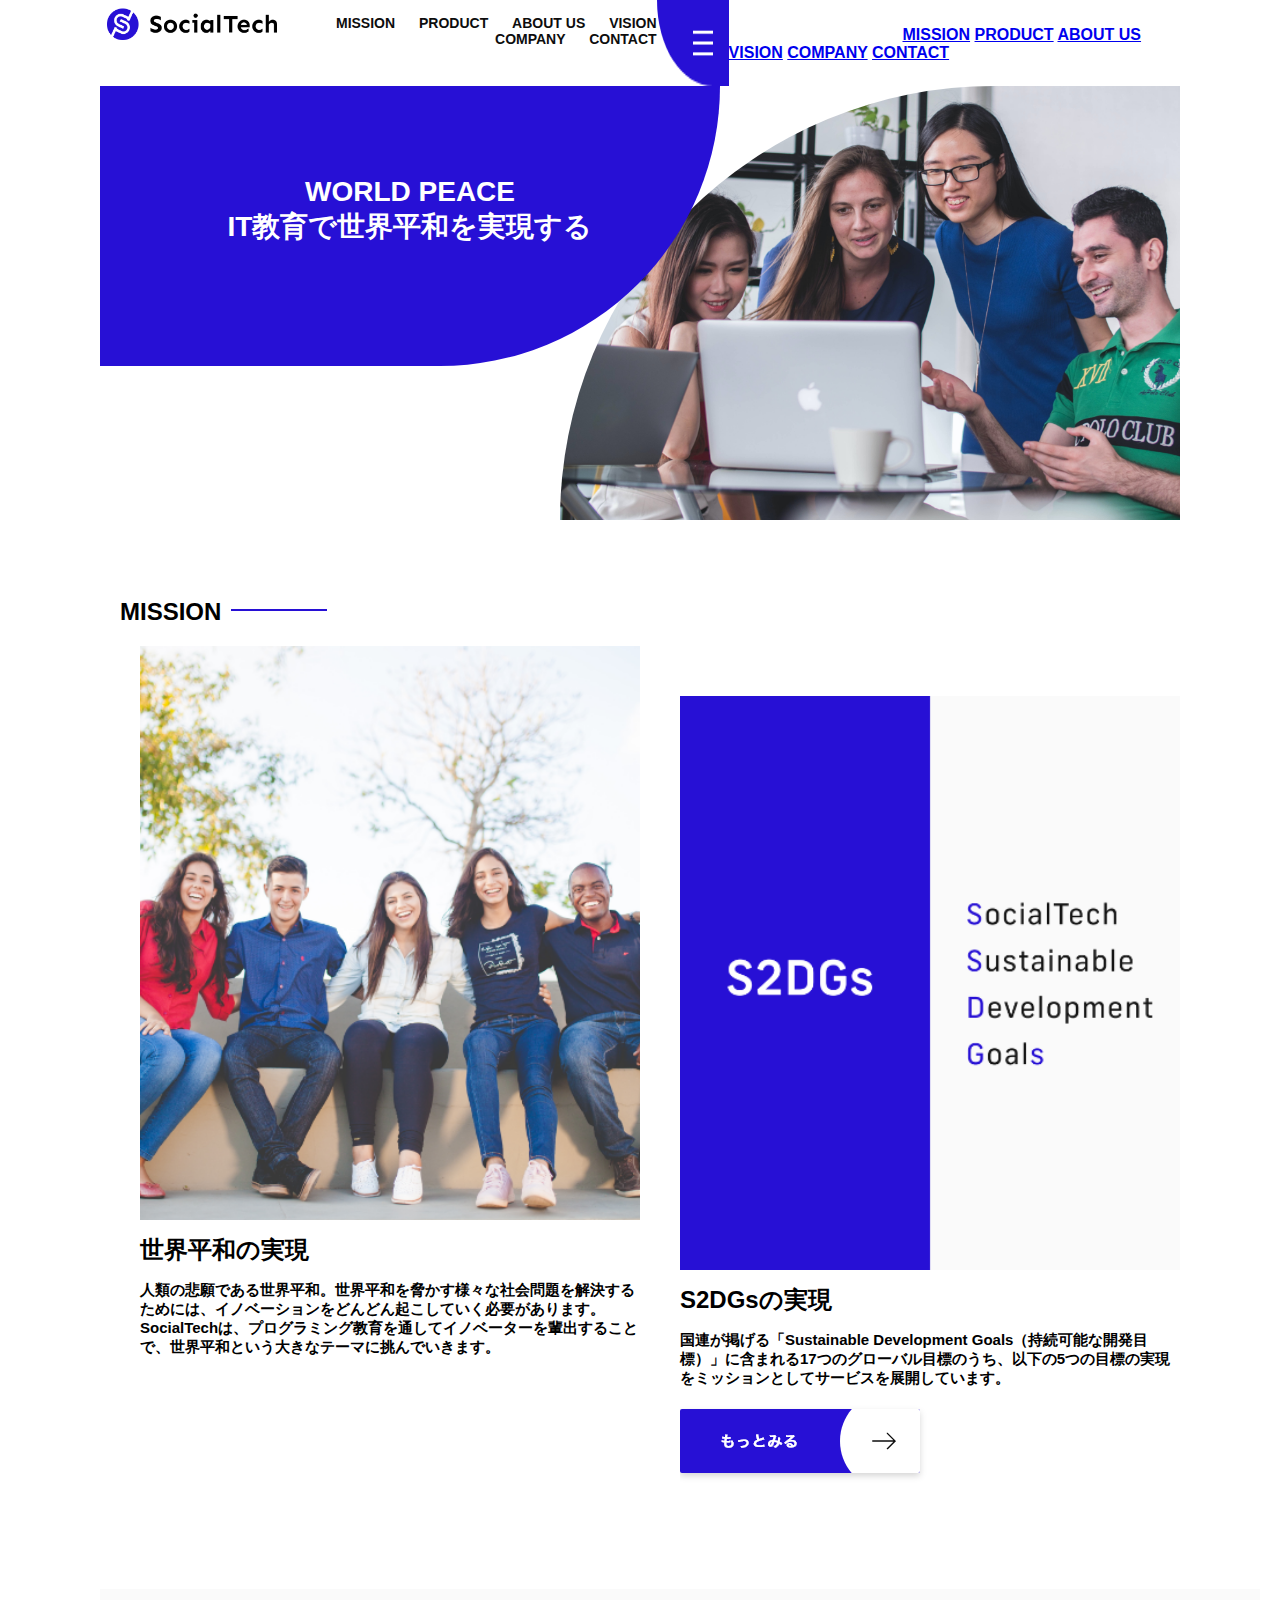
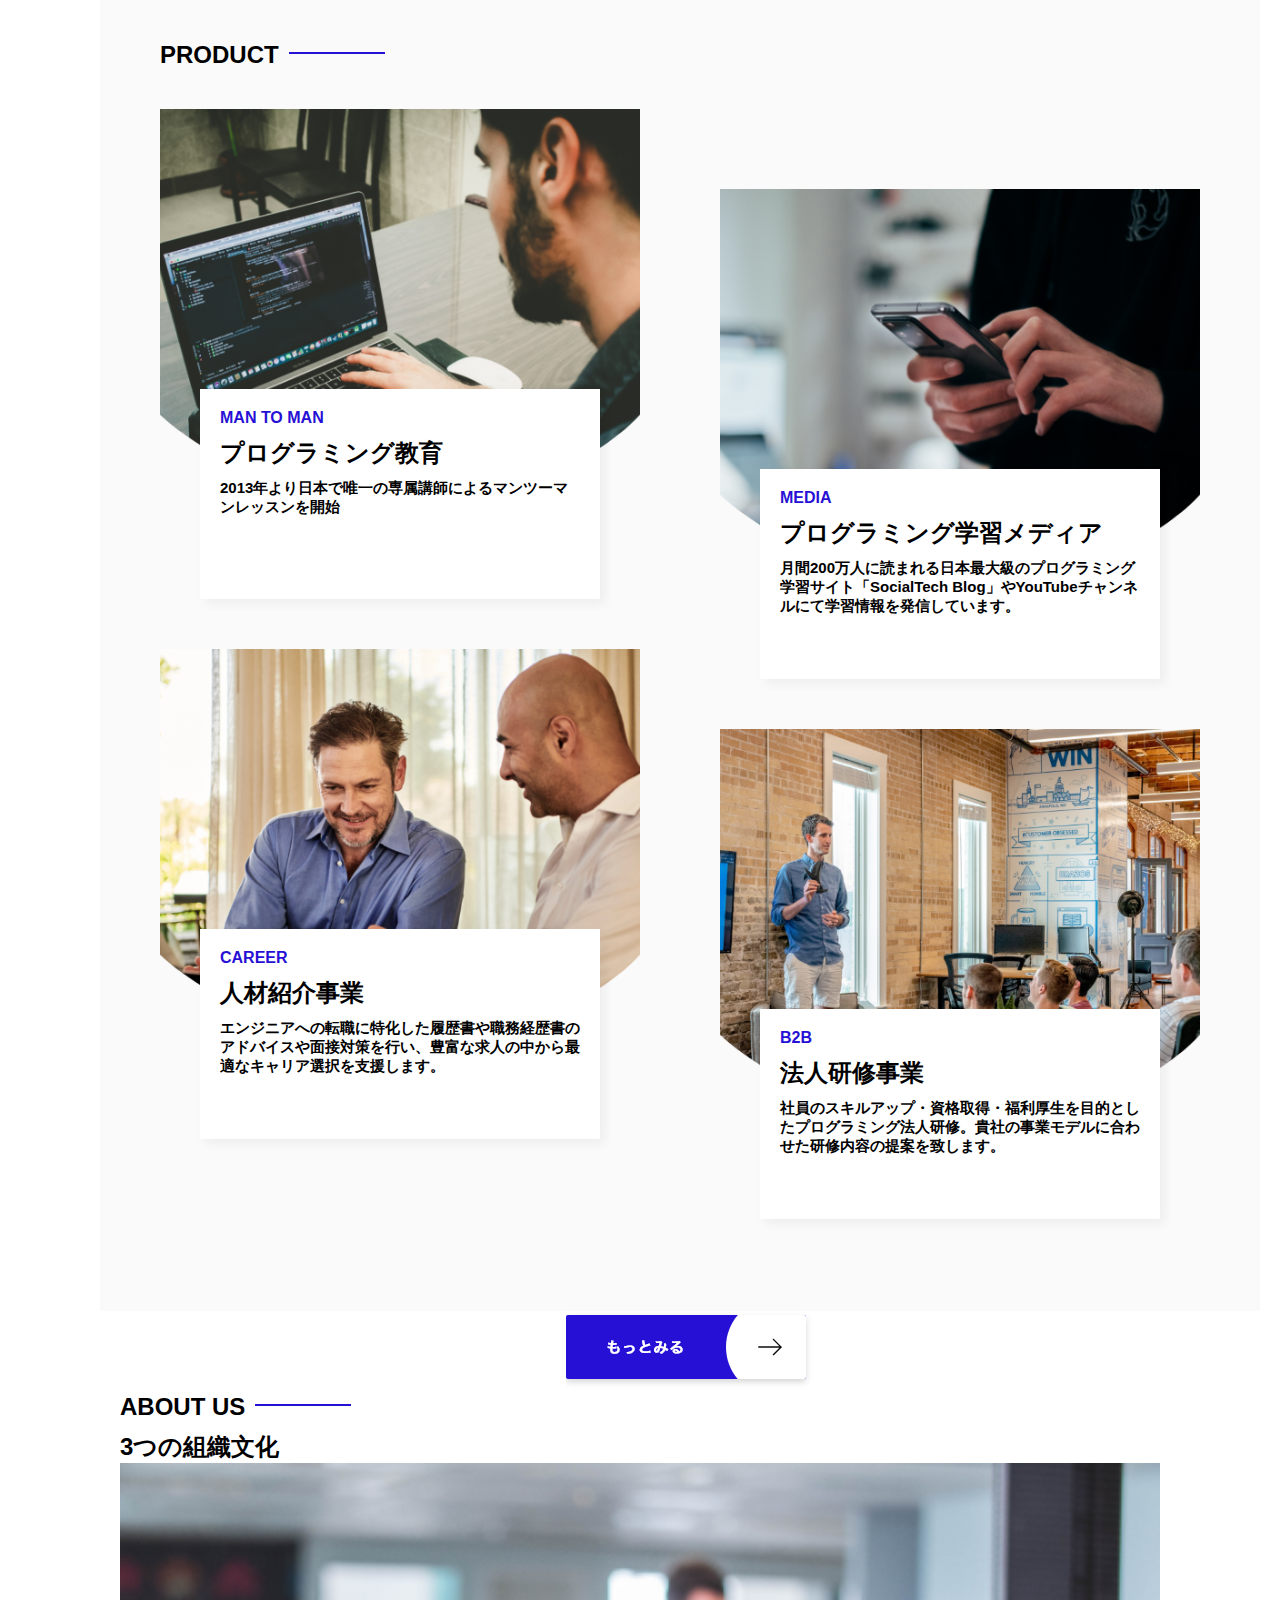
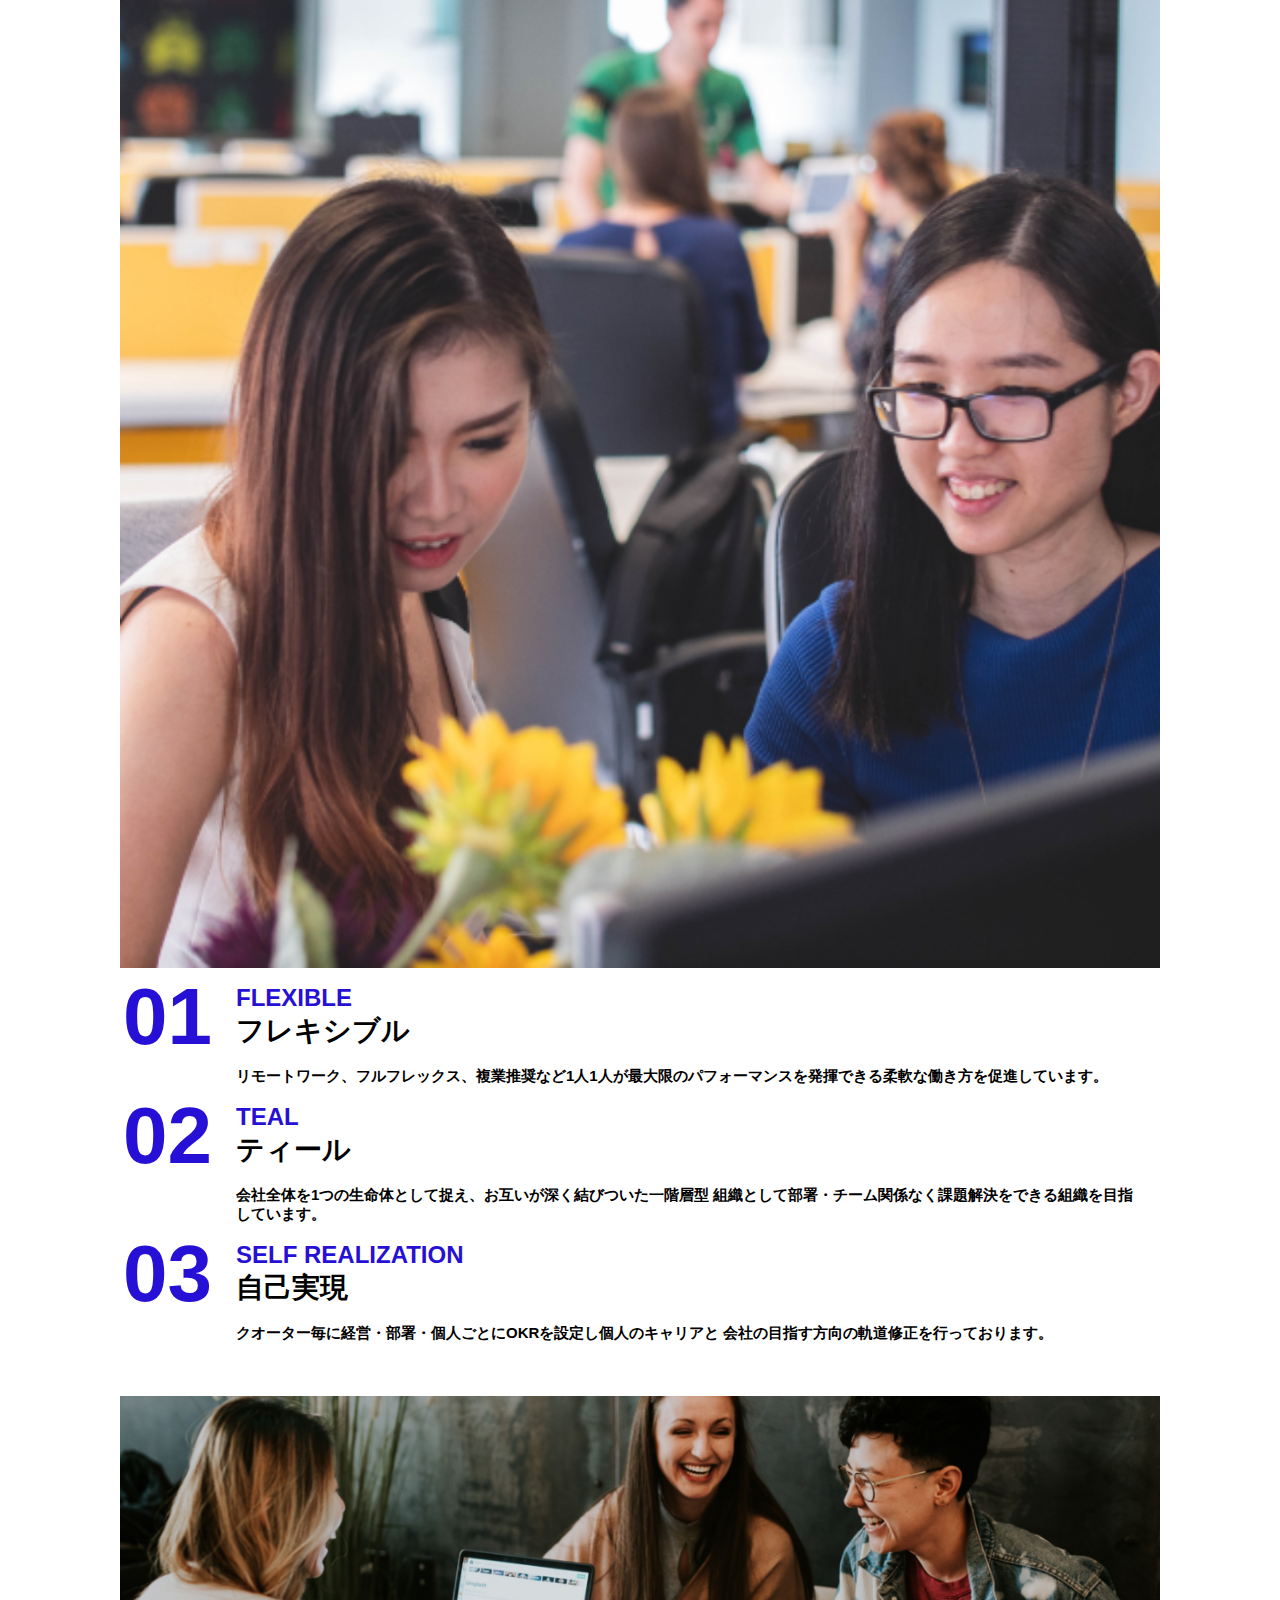
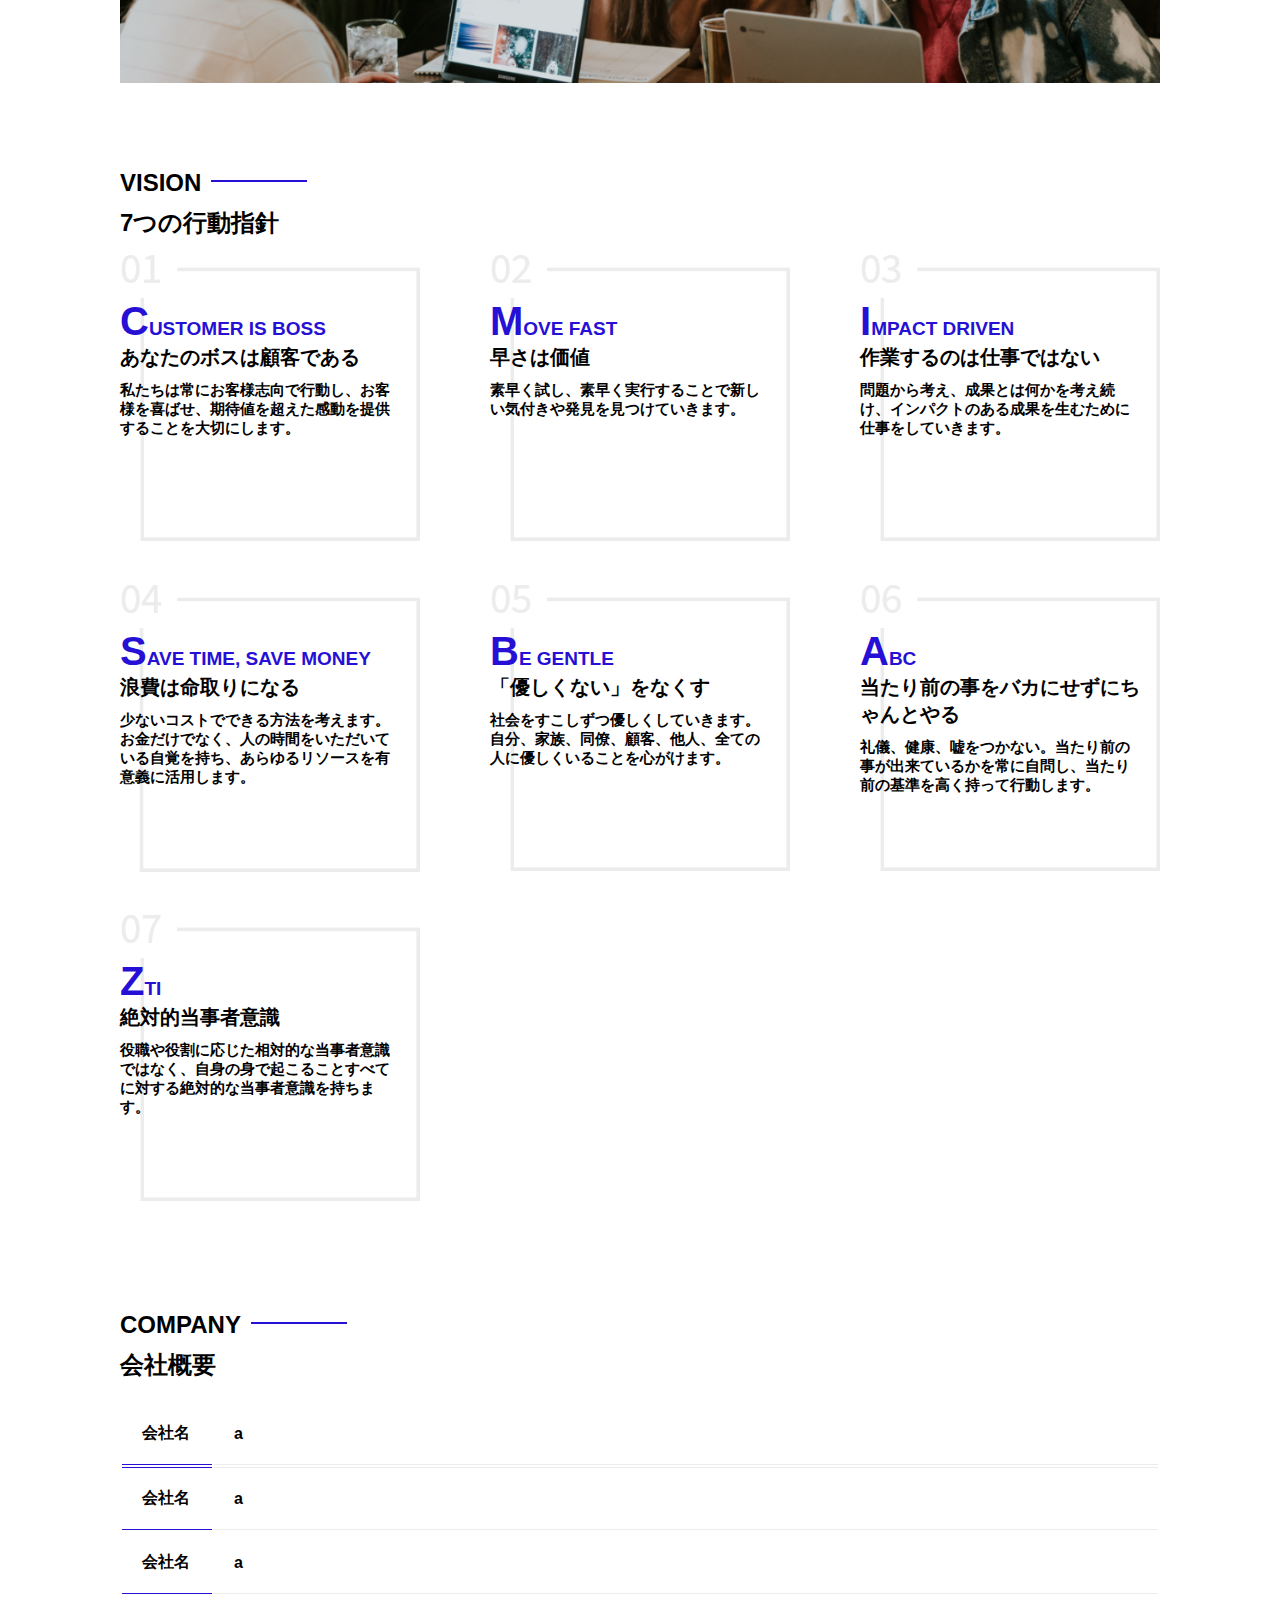
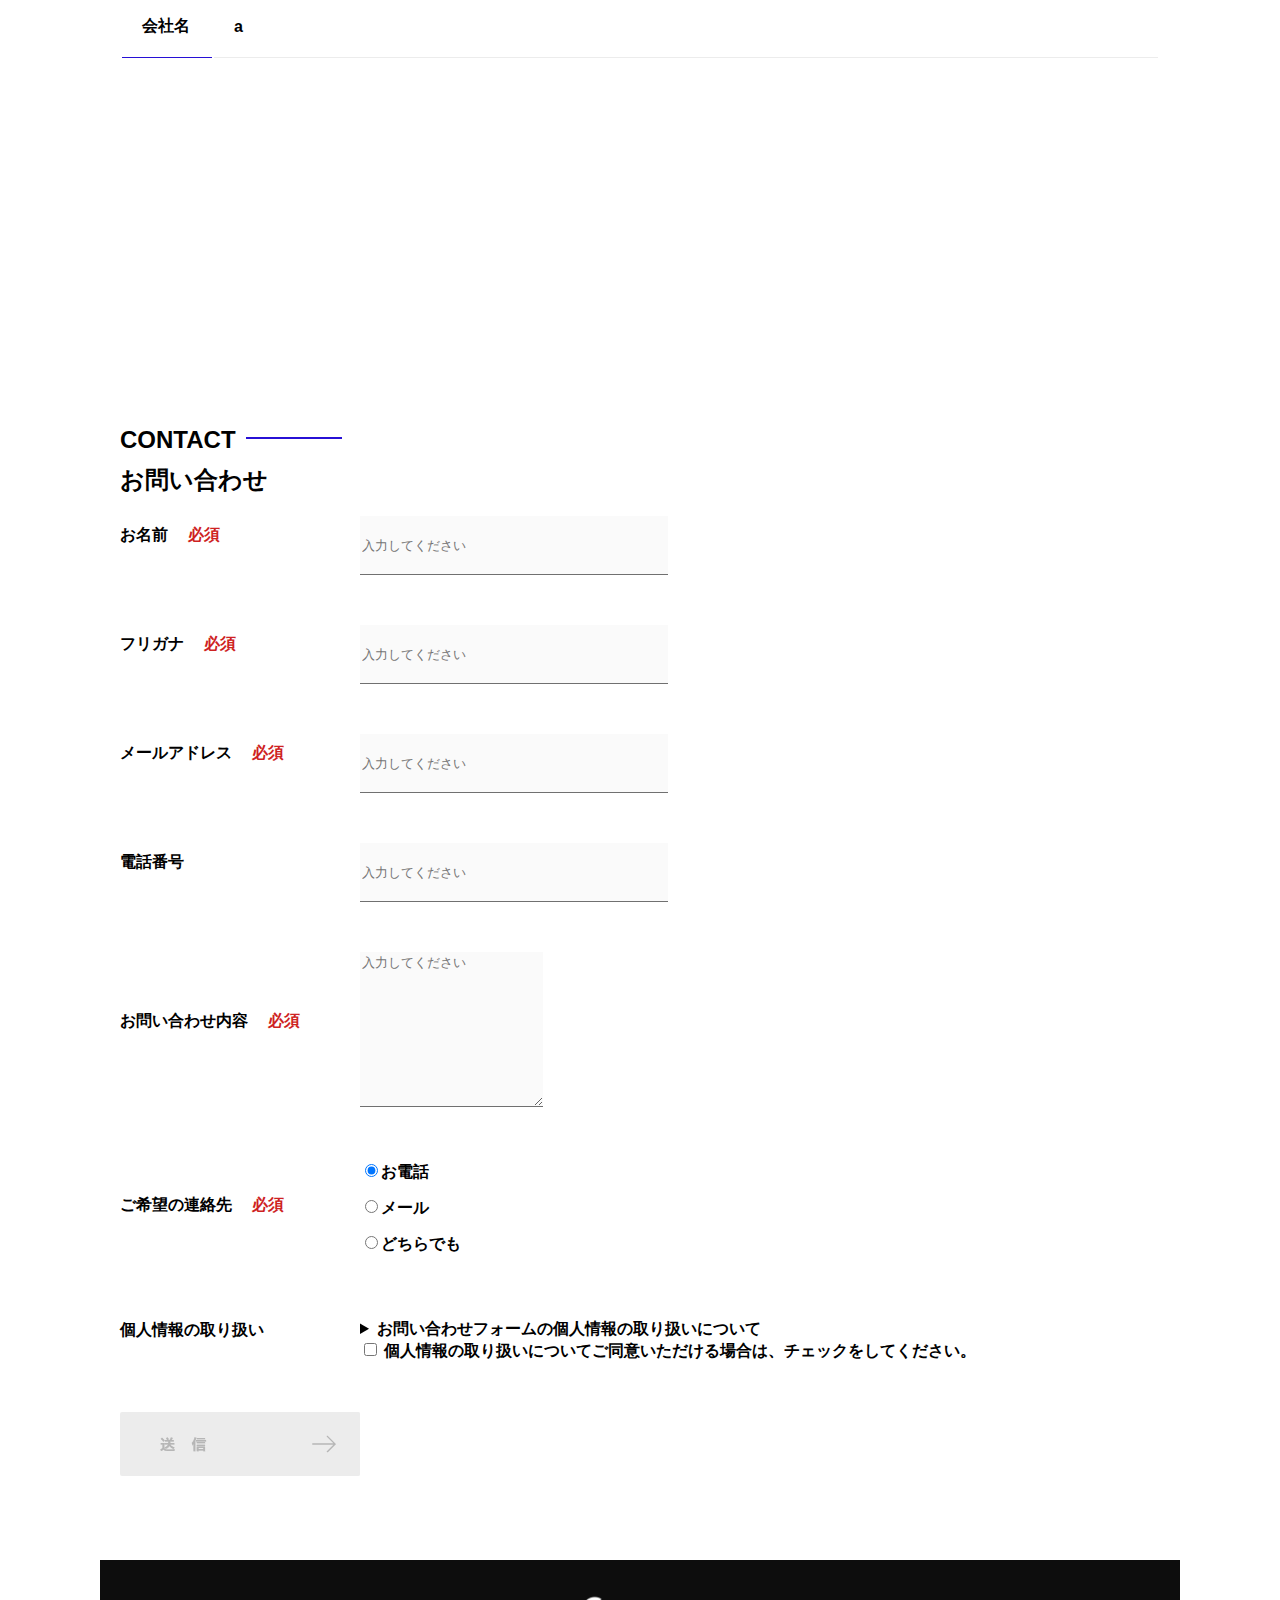
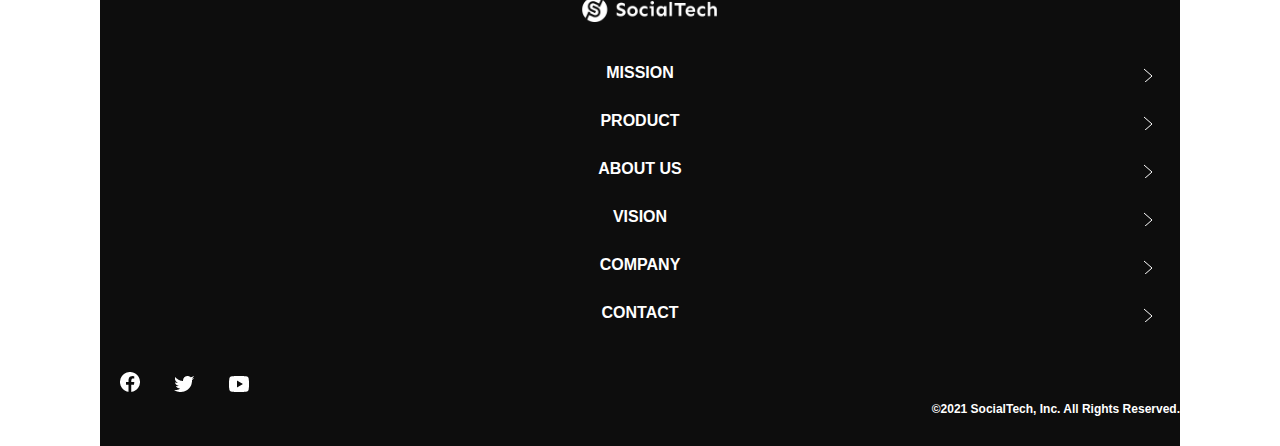
<file: index.html>
<!DOCTYPE html>
<html lang="en">
<head>
  <meta charset="UTF-8">
  <meta http-equiv="X-UA-Compatible" content="IE=edge">
  <meta name="viewport" content="width=device-width, initial-scale=1.0">
  <meta name="description" content="SocialTechはすごいカンパニー">
  <link rel="stylesheet" href="style.css">
  <title>SocialTech</title>
</head>
<b <!-- ヘッダー -->
  <header>
    <!-- ロゴ -->
    <a href="index.html" id="logo"><img src="images/logo.png" alt="トップページに戻る"></a>

    <!-- PC用ナビゲーション -->
    <nav id="nav-pc">
      <a href="mission.html">MISSION</a>
      <a href="product.html">PRODUCT</a>
      <a href="index.html#aboutus">ABOUT US</a>
      <a href="index.html#vision">VISION</a>
      <a href="index.html#company">COMPANY</a>
      <a href="index.html#contact">CONTACT</a>
    </nav>
    <!-- スマホ用メニューボタン -->
    <img id="menu-sp" src="images/button-menu.png" alt="ナビゲーションを開く" onclick="document.getElementById('nav-sp').style.display = 'block'">

     <!-- スマホ用ナビゲーション -->
     <nav id="nav-sp">
       <img id="close" src="images/button-close.png" alt="ナビゲーションを閉じる" onclick="document.getElementById('nav-sp').style.display = 'none'">
       <a id="logo-sp" href="index.html" onclick="document.getElementById('nav-sp').style.display = 'none'"><img
           src="images/logo-sp.png" alt="トップページに戻る"></a>
       <a class="menu" href="mission.html" onclick="document.getElementById('nav-sp').style.display = 'none'">MISSION</a>
       <a class="menu" href="product.html" onclick="document.getElementById('nav-sp').style.display = 'none'">PRODUCT</a>
       <a class="menu" href="index.html#aboutus" onclick="document.getElementById('nav-sp').style.display = 'none'">ABOUT
         US</a>
       <a class="menu" href="index.html#vision"
         onclick="document.getElementById('nav-sp').style.display = 'none'">VISION</a>
       <a class="menu" href="index.html#company"
         onclick="document.getElementById('nav-sp').style.display = 'none'">COMPANY</a>
       <a class="menu" href="index.html#contact"
         onclick="document.getElementById('nav-sp').style.display = 'none'">CONTACT</a>
       <div id="sns">
         <a href="https://www.facebook.com/sejuku2013"><img src="images/button-facebook.png" alt="Facebookのリンク"></a>
         <a href="https://twitter.com/samuraijuku"><img src="images/button-twitter.png" alt="Twitterのリンク"></a>
         <a href="https://www.youtube.com/channel/UCCFOQO5aDK0xXam4cUQXT8g"><img src="images/button-youtube.png" alt="YouTubeのリンク"></a>
       </div>
     </nav>
  </header>

  <main>
    <article>
      <!-- メインビジュアル -->
      <section id="main-visual">
        <div id="main-message">
          <h1>WORLD PEACE</h1>
          <p>IT教育で世界平和を実現する</p>
        </div>
        <img src="images/index/index-main.png" alt="PCの周りに集まる多国籍の仲間たち">
      </section>
      <!--ミッション-->
      <section id="mission">
        <h2 class="index-h2">MISSION</h2>
        <div id="mission-flex">
          <div>
            <img id="mission-photo" src="images/index/index-mission.png" alt="屋外のベンチで写真を撮影する多国籍の仲間たち">
            <h3>世界平和の実現</h3>
            <p>
              人類の悲願である世界平和。世界平和を脅かす様々な社会問題を解決するためには、イノベーションをどんどん起こしていく必要があります。SocialTechは、プログラミング教育を通してイノベーターを輩出することで、世界平和という大きなテーマに挑んでいきます。
            </p>
          </div>
          <div>
             <img id="s2dgs" src="images/index/s2dgs.png" alt="S2DGs">
             <h3>S2DGsの実現</h3>
             <p>国連が掲げる「Sustainable Development Goals（持続可能な開発目標）」に含まれる17つのグローバル目標のうち、以下の5つの目標の実現をミッションとしてサービスを展開しています。</p>
             <a href="mission.html">
               <img src="images/button-more.png" alt="もっとみる">
             </a>
          </div>
        </div>
      </section>

      <!--product-->
      <section id="product">
        <h2 class="index-h2">PRODUCT</h2>
        <div>
          <div id="product-left">
            <div>
              <img class="product-photo" src="images/index/index-mantoman.png" alt="笑顔で話し合う男性">
              <div class="product-explain">
                <span>MAN TO MAN</span>
                <h3>プログラミング教育</h3>
                <p>2013年より日本で唯一の専属講師によるマンツーマンレッスンを開始</p>
              </div>
            </div>
            <div>
              <img class="product-photo" src="images/index/index-career.png">
              <div class="product-explain">
                <span>CAREER</span>
                <h3>人材紹介事業</h3>
                <p>エンジニアへの転職に特化した履歴書や職務経歴書のアドバイスや面接対策を行い、豊富な求人の中から最適なキャリア選択を支援します。</p>
              </div>
            </div>
          </div>


          <div id="product-right">
            <div>
              <img class="product-photo" src="images/index/index-media.png" alt="スマートフォンを操作する人">
              <div class="product-explain">
                <span>MEDIA</span>
                <h3>プログラミング学習メディア</h3>
                <p>月間200万人に読まれる日本最大級のプログラミング学習サイト「SocialTech Blog」やYouTubeチャンネルにて学習情報を発信しています。</p>
              </div>
            </div>
            <div>
              <img class="product-photo" src="images/index/index-b2b.png" alt="講演中の男性とそれを聴く人々">
              <div class="product-explain">
                <span>B2B</span>
                <h3>法人研修事業</h3>
                <p>社員のスキルアップ・資格取得・福利厚生を目的としたプログラミング法人研修。貴社の事業モデルに合わせた研修内容の提案を致します。</p>
              </div>
            </div>
          </div>
        </div>
        <div>
          <a id="product-more" href="product.html">
            <img src="images/button-more.png" alt="もっとみる">
          </a>
        </div>
          </div>
        </div>
      </section>

      <!---ABOUT US-->
      <section id="aboutus">
      <h2 class="index-h2">ABOUT US</h2>
      <h3>3つの組織文化</h3>
      <div>
          <table class="culture-table">
            <tr>
              <td>
                <span class="culture-num">01</span>
              </td>
              <td>
                <span class="culture-en">FLEXIBLE</span>
                <span class="culture-jp">フレキシブル</span>
              </td>
            </tr>
            <tr>
              <td>
                <!--空のセル-->
              </td>
              <td>
                <p class="culture-description">
                  リモートワーク、フルフレックス、複業推奨など1人1人が最大限のパフォーマンスを発揮できる柔軟な働き方を促進しています。
                </p>
              </td>
            </tr>
            <tr>
              <td>
                <span class="culture-num">02</span>
              </td>
              <td>
                <span class="culture-en">TEAL</span>
                <span class="culture-jp">ティール</span>
              </td>
            </tr>
            <tr>
              <td>
                <!--空のセル-->
              </td>
              <td>
                <p class="culture-description">
                  会社全体を1つの生命体として捉え、お互いが深く結びついた一階層型
                  組織として部署・チーム関係なく課題解決をできる組織を目指しています。
                </p>
              </td>
            </tr>
            <tr>
              <td>
                <span class="culture-num">03</span>
              </td>
              <td>
                <span class="culture-en">SELF REALIZATION</span>
                <span class="culture-jp">自己実現</span>
              </td>
            </tr>
            <tr>
              <td>
                <!--空のセル-->
              </td>
              <td>
                <p class="culture-description">
                  クオーター毎に経営・部署・個人ごとにOKRを設定し個人のキャリアと
                  会社の目指す方向の軌道修正を行っております。
                </p>
              </td>
            </tr>
          </table>
          <img class="culture-img" src="images/index/index-aboutus1.png" alt="笑顔で話し合う2人の女性">
        </div>
        <img class="culture-img2" src="images/index/index-aboutus2.png" alt="笑顔で話し合う3人の男女">
      </section>

      <!-- VISION -->
      <section id="vision">
        <h2 class="index-h2">VISION</h2>
        <h3>7つの行動指針</h3>
        <div>
          <div class="vision-box">
            <img src="images/index/vision-01.png" alt="01">
            <span>
              <h4>CUSTOMER IS BOSS</h4>
              <h5>あなたのボスは顧客である</h5>
              <p>私たちは常にお客様志向で行動し、お客様を喜ばせ、期待値を超えた感動を提供することを大切にします。</p>
            </span>
          </div>
           <div class="vision-box">
             <img src="images/index/vision-02.png" alt="02">
             <span>
               <h4>MOVE FAST</h4>
               <h5>早さは価値</h5>
               <p>素早く試し、素早く実行することで新しい気付きや発見を見つけていきます。</p>
             </span>
           </div>
           <div class="vision-box">
             <img src="images/index/vision-03.png" alt="03">
             <span>
               <h4>IMPACT DRIVEN</h4>
               <h5>作業するのは仕事ではない</h5>
               <p>問題から考え、成果とは何かを考え続け、インパクトのある成果を生むために仕事をしていきます。</p>
             </span>
           </div>
           <div class="vision-box">
             <img src="images/index//vision-04.png" alt="04">
             <span>
               <h4>SAVE TIME, SAVE MONEY</h4>
               <h5>浪費は命取りになる</h5>
               <p>少ないコストでできる方法を考えます。お金だけでなく、人の時間をいただいている自覚を持ち、あらゆるリソースを有意義に活用します。</p>
             </span>
           </div>
           <div class="vision-box">
             <img src="images/index/vision-05.png" alt="05">
             <span>
               <h4>BE GENTLE</h4>
               <h5>「優しくない」をなくす</h5>
               <p>社会をすこしずつ優しくしていきます。自分、家族、同僚、顧客、他人、全ての人に優しくいることを心がけます。</p>
             </span>
           </div>
           <div class="vision-box">
             <img src="images/index/vision-06.png" alt="06">
             <span>
               <h4>ABC</h4>
               <h5>当たり前の事をバカにせずにちゃんとやる</h5>
               <p>礼儀、健康、嘘をつかない。当たり前の事が出来ているかを常に自問し、当たり前の基準を高く持って行動します。</p>
             </span>
           </div>
           <div class="vision-box">
             <img src="images/index/vision-07.png" alt="07">
             <span>
               <h4>ZTI</h4>
               <h5>絶対的当事者意識</h5>
               <p>役職や役割に応じた相対的な当事者意識ではなく、自身の身で起こることすべてに対する絶対的な当事者意識を持ちます。</p>
             </span>
           </div>
        </div>
      </section>

      <!--COMPANY-->
      <section id="company">
        <h2 class="index-h2">COMPANY</h2>
        <h3>会社概要</h3>
        <table>
          <tr>
            <th class="tableheader">会社名</th>
            <td class="cell">a</td>
          </tr>
          <tr>
            <th class="tableheader-first">会社名</th>
            <td class="cell-first">a</td>
          </tr>
          <tr>
            <th class="tableheader">会社名</th>
            <td class="cell">a</td>
          </tr>
          <tr>
            <th class="tableheader">会社名</th>
            <td class="cell">a</td>
          </tr>
        </table>
        <iframe
        src="https://www.google.com/maps/embed?pb=!1m18!1m12!1m3!1d3241.7759544892483!2d139.69399665123464!3d35.65789123876098!2m3!1f0!2f0!3f0!3m2!1i1024!2i768!4f13.1!3m3!1m2!1s0x60188caa0042e8d1%3A0xba130bea826a7aa2!2z44CSMTUwLTAwNDMg5p2x5Lqs6YO95riL6LC35Yy66YGT546E5Z2C77yS5LiB55uu77yR77yR4oiS77yR!5e0!3m2!1sja!2sjp!4v1636872991912!5m2!1sja!2sjp"
        style="border:0;" allowfullscreen="" loading="lazy">
      </iframe>
      </section>

      <!-- お問い合わせフォーム -->
      <section id="contact">
        <h2 class="index-h2">CONTACT</h2>
        <h3>お問い合わせ</h3>
        <form action="https://api.staticforms.xyz/submit" method="post">
            <input type="text" name="honeypot" style="display:none">
            <!-- STATIC FORMSのアクセスキー -->
            <input type="hidden" name="accessKey" value="83113e3b-760a-42c6-875d-624f8f558208">
            <!--メールのタイトル-->
            <input type="hidden" name="subject" value="お問い合わせフォーム" />
            <!--送信先のメールアドレスをvalueに設定する-->
            <input type="hidden" name="replyTo" value="ryukokuhorizon@gmail.com">
            <!--redirectToのURLは公開後のURLへリンクする-->
            <input type="hidden" name="redirectTo" value="">

          <div>
            <div class="contact-heading">
              <label class="contact-label">お名前<span class="contact-span">必須</span></label>
            </div>
            <div class="contact-form">
              <input type="text" name="name" placeholder="入力してください" class="contact-textbox">
            </div>
          </div>
          <div>
            <div class="contact-heading">
              <label class="contact-label">フリガナ<span class="contact-span">必須</span></label>
            </div>
            <div>
              <input type="text" name="hurigana" placeholder="入力してください" class="contact-textbox">
            </div>
          </div>
          <div>
            <div class="contact-heading">
              <label class="contact-label">メールアドレス<span class="contact-span">必須</span></label>
            </div>
            <div>
              <input type="text" name="email" placeholder="入力してください" class="contact-textbox">
            </div>
          </div>
          <div>
            <div class="contact-heading">
              <label class="contact-label">電話番号</label>
            </div>
            <div>
              <input type="text" name="tel" placeholder="入力してください" class="contact-textbox">
            </div>
          </div>
          <div>
            <div class="contact-heading">
              <label class="contact-label">お問い合わせ内容<span class="contact-span">必須</span></label>
            </div>
            <div>
              <textarea class="contact-textarea " placeholder="入力してください" name="message"></textarea>
            </div>
          </div>
          <div>
            <div class="contact-heading">
              <label class="contact-label">ご希望の連絡先<span class="contact-span">必須</span></label>
            </div>
            <div>
              <input class="radiobutton" type="radio" value="tel" name="contact" checked><label>お電話</label>
              <input class="radiobutton" type="radio" value="mail" name="contact"><label>メール</label>
              <input class="radiobutton" type="radio" value="both" name="contact"><label>どちらでも</label>
            </div>
          </div>
          <div>
            <div class="contact-heading">
              <label class="contact-label">個人情報の取り扱い</label>
            </div>
            <div>
              <details>
                <summary>お問い合わせフォームの個人情報の取り扱いについて</summary>
                <div>
                  <span>１．組織の名称又は氏名</span><br>
                  株式会社SocialTech<br><br>
                  <span>２．個人情報保護管理者（若しくはその代理人）の氏名又は職名、所属及び連絡先
                    鈴木 一郎 コーポレート部</span><br>
                  メールアドレス：support@socialtech.net<br>
                  TEL：03-xxxx-xxxx<br>
                  <span>３．個人情報の利用目的</span><br>
                  ・本サービス及び本サービスに関連する情報の提供又はそれらに関する連絡のため<br>
                  ・ユーザーの本人確認のため<br>
                  ・当社サービスのご案内のため<br>
                  ・当社の商品等の広告または宣伝（電子メールによるものを含むものとします。）<br><br>
                  <span>４．個人情報の取り扱い業務の委託</span><br>
                  個人情報の取扱業務の全部または一部を外部に業務委託する場合があります。<br>
                  その際、弊社は、個人情報を適切に保護できる管理体制を敷き実行していることを条件として<br>
                  委託先を厳選したうえで、機密保持契約を委託先と締結し、お客様の個人情報を厳密に管理させます。<br><br>
                  <span>５．個人情報の開示等の請求</span><br>
                  お客様は、弊社に対してご自身の個人情報の開示等（利用目的の通知、開示、内容の訂正・追加・削除、利用の停止または消去、第三者への提供の停止）に関して、当社問合わせ窓口に申し出ることができます。<br>
                  その際、弊社はお客様ご本人を確認させていただいたうえで、合理的な期間内に対応いたします。<br><br>
                  なお、個人情報に関する弊社問合わせ先は、次の通りです。<br><br>
                  株式会社SocialTech　個人情報問合せ窓口<br>
                  〒150-0043　東京都渋谷区道玄坂2丁目11-1 Ｇスクエア渋谷道玄坂 4F<br>
                  メールアドレス：support@socialtech.net　TEL：03-xxxx-xxxx<br><br>
                  <span>６．個人情報を提供されることの任意性について</span><br><br>
                  お客様がご自身の個人情報を弊社に提供されるか否かは、お客様のご判断によりますが、もしご提供されない場合には、適切なサービスが提供できない場合がありますので予めご了承ください。
                </div>
              </details>
              <input type="checkbox" name="agree">
              <span>個人情報の取り扱いについてご同意いただける場合は、チェックをしてください。</span>
            </div>
          </div>
           <input type="image" value="Submit" src="images/button-submit.png" alt="送信する">
        </form>
      </section>
    </article>

    <footer>
      <div id="footer-logo">
        <img src="images/logo-sp.png" alt="SocialTech">
      </div>
      <div id="footer-link">
        <a href="mission.html">MISSION</a>
        <a href="product.html">PRODUCT</a>
        <a href="index.html#aboutus">ABOUT US</a>
        <a href="index.html#vision">VISION</a>
        <a href="index.html#company">COMPANY</a>
        <a href="index.html#contact">CONTACT</a>
      </div>
      <div id="sns-footer">
        <a href="https://www.facebook.com/sejuku2013"><img src="images/button-facebook.png" alt="Facebookのリンク"></a>
        <a href="https://twitter.com/samuraijuku"><img src="images/button-twitter.png" alt="Twitterのリンク"></a>
        <a href="https://www.youtube.com/channel/UCCFOQO5aDK0xXam4cUQXT8g"><img src="images/button-youtube.png" alt="YouTubeのリンク"></a>
         <span id="copyright">&copy;2021 SocialTech, Inc. All Rights Reserved. </span>
      </div>
    </footer>
  </main>
</body>

</html>
</file>
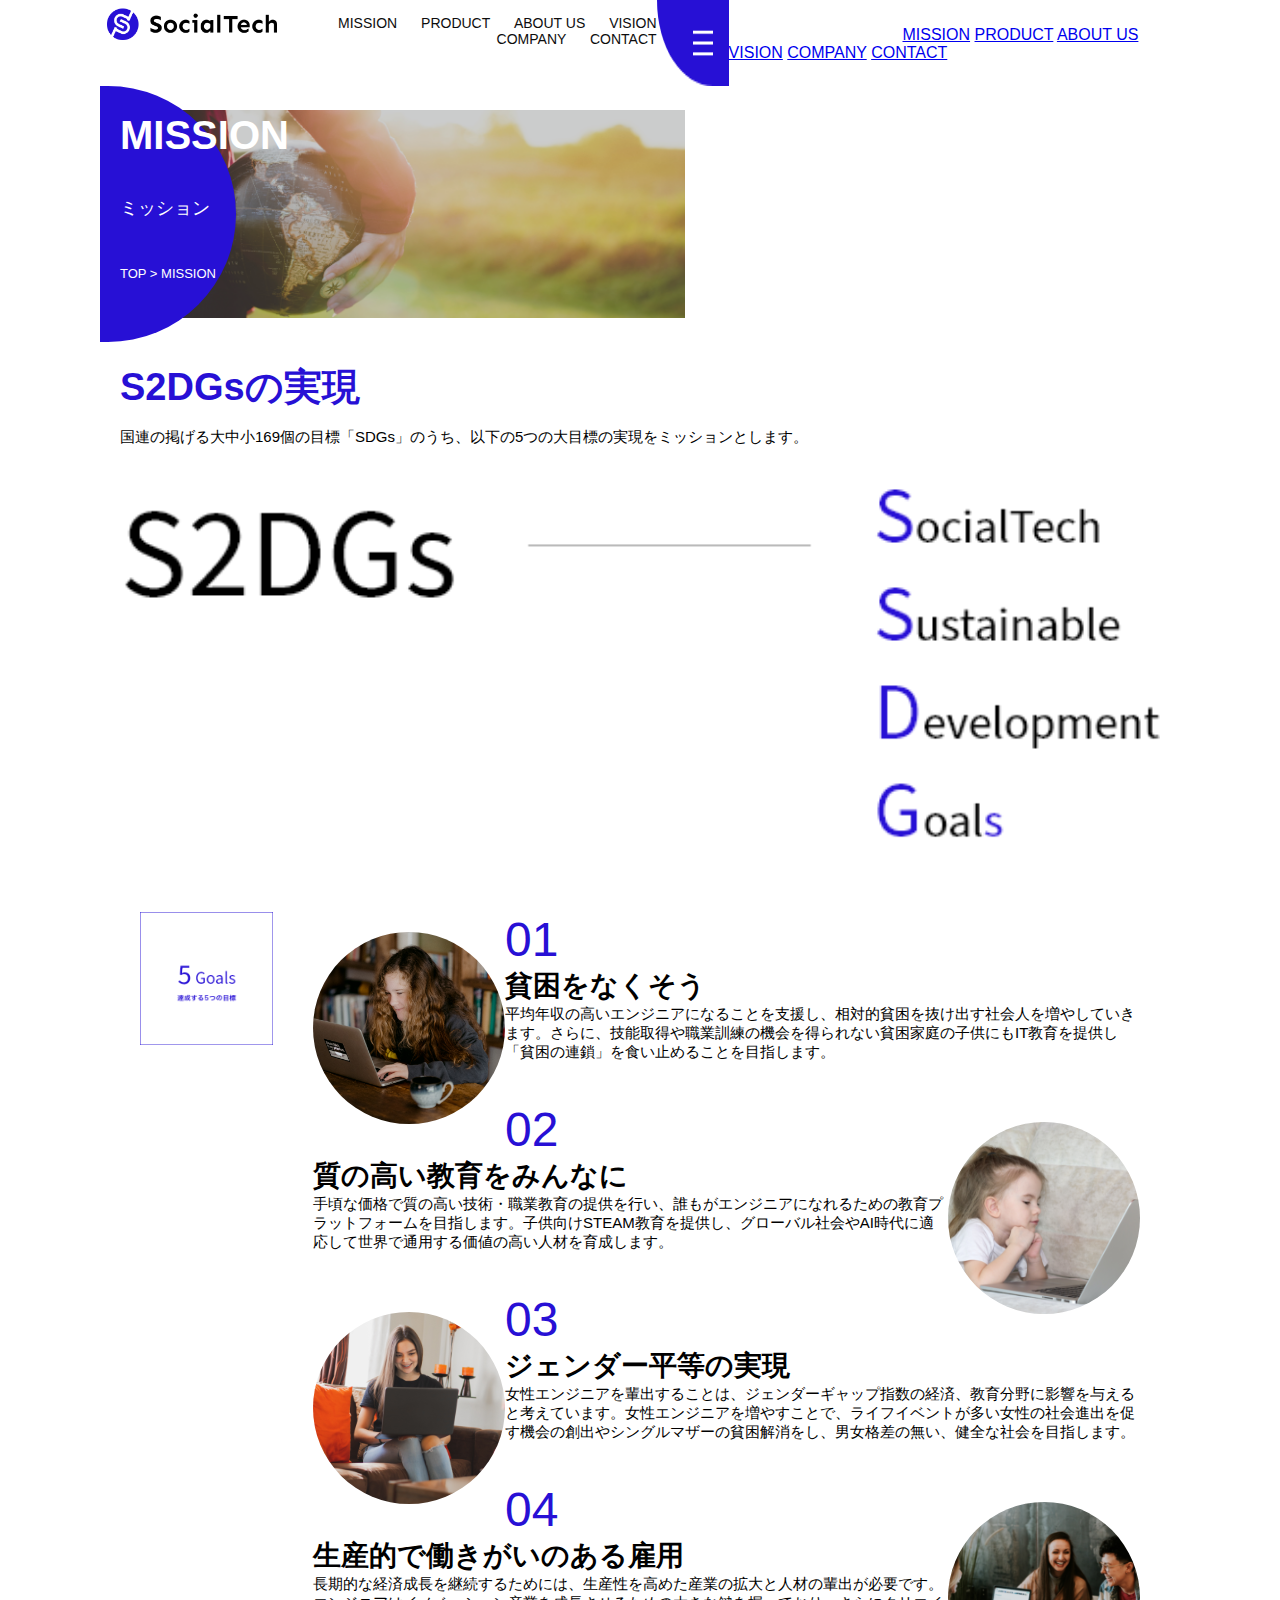
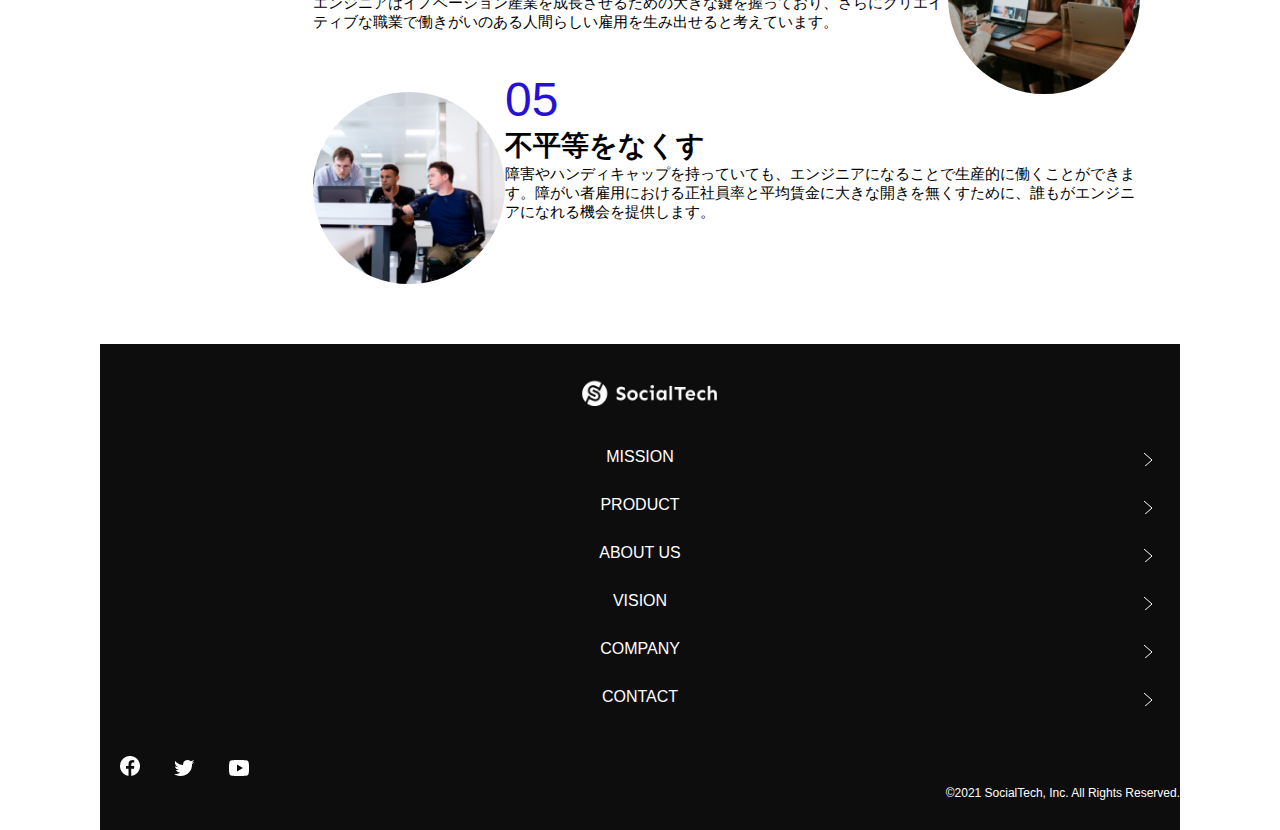
<file: mission.html>
<!DOCTYPE html>
<html>
<head>
  <title>SocialTech - MISSION ミッション -</title>
  <meta charset="utf-8">
  <meta name="description" content="ocialTechが目指す5つの目標（S2DGs）を紹介します">
  <meta name="viewport" content="width=device-width, initial-scale=1.0">
  <link rel="stylesheet" href="style.css">
</head>

<body>
  <!-- ヘッダー -->
  <header>
    <!-- ロゴ -->
    <a href="index.html" id="logo"><img src="images/logo.png" alt="トップページに戻る"></a>

    <!-- PC用ナビゲーション -->
    <nav id="nav-pc">
      <a href="mission.html">MISSION</a>
      <a href="product.html">PRODUCT</a>
      <a href="index.html#aboutus">ABOUT US</a>
      <a href="index.html#vision">VISION</a>
      <a href="index.html#company">COMPANY</a>
      <a href="index.html#contact">CONTACT</a>
    </nav>

    <!-- スマホ用メニューボタン -->
    <img id="menu-sp" src="images/button-menu.png" alt="ナビゲーションを開く" onclick="document.getElementById('nav-sp').style.display = 'block'">

    <!-- スマホ用ナビゲーション -->
    <nav id="nav-sp">
      <img id="close" src="images/button-close.png" alt="ナビゲーションを閉じる" onclick="document.getElementById('nav-sp').style.display = 'none'">
      <a id="logo-sp" href="index.html" onclick="document.getElementById('nav-sp').style.display = 'none'"><img
          src="images/logo-sp.png" alt="トップページに戻る"></a>
      <a class="menu" href="mission.html" onclick="document.getElementById('nav-sp').style.display = 'none'">MISSION</a>
      <a class="menu" href="product.html" onclick="document.getElementById('nav-sp').style.display = 'none'">PRODUCT</a>
      <a class="menu" href="index.html#aboutus" onclick="document.getElementById('nav-sp').style.display = 'none'">ABOUT
        US</a>
      <a class="menu" href="index.html#vision"
        onclick="document.getElementById('nav-sp').style.display = 'none'">VISION</a>
      <a class="menu" href="index.html#company"
        onclick="document.getElementById('nav-sp').style.display = 'none'">COMPANY</a>
      <a class="menu" href="index.html#contact"
        onclick="document.getElementById('nav-sp').style.display = 'none'">CONTACT</a>
      <div id="sns">
        <a href="https://www.facebook.com/sejuku2013"><img src="images/button-facebook.png" alt="Facebookのリンク"></a>
        <a href="https://twitter.com/samuraijuku"><img src="images/button-twitter.png" alt="Twitterのリンク"></a>
        <a href="https://www.youtube.com/channel/UCCFOQO5aDK0xXam4cUQXT8g"><img src="images/button-youtube.png" alt="YouTubeのリンク"></a>
      </div>
    </nav>
  </header>
  <main>
    <article>
      <section id="mission-main">
        <div id="mission-title">
          <h1>MISSION</h1>
          <span>ミッション</span>
          <div>TOP > MISSION</div>
        </div>
      </section>
      <section id="mission-s2dgs">
        <h2 class="mission-h2">S2DGsの実現</h2>
        <p>国連の掲げる大中小169個の目標「SDGs」のうち、以下の5つの大目標の実現をミッションとします。</p>
        <img src="images/mission/mission-s2dgs.png" alt="S2DGs">
      </section>
      <section id="mission-5goals">
        <div>
          <img id="s2dgs-image" src="images/mission/mission-5goals.png" alt="5Goals">
        </div>
         <div>
           <div>
             <img class="fivegoals-image-left" src="images/mission/mission-5goals01.png" alt="PCを操作する女の子">
             <span class="fivegoals-number">01</span>
             <h3 class="fivegoals-h3">貧困をなくそう</h3>
             <p class="fivegoals-p">
               平均年収の高いエンジニアになることを支援し、相対的貧困を抜け出す社会人を増やしていきます。さらに、技能取得や職業訓練の機会を得られない貧困家庭の子供にもIT教育を提供し「貧困の連鎖」を食い止めることを目指します。
             </p>
           </div>

           <div>
             <img class="fivegoals-image-right" src="images/mission/mission-5goals02.png" alt="PCを見つめる小さい女の子">
             <span class="fivegoals-number">02</span>
             <h3 class="fivegoals-h3">質の高い教育をみんなに</h3>
             <p class="fivegoals-p">
               手頃な価格で質の高い技術・職業教育の提供を行い、誰もがエンジニアになれるための教育プラットフォームを目指します。子供向けSTEAM教育を提供し、グローバル社会やAI時代に適応して世界で通用する価値の高い人材を育成します。
             </p>
           </div>

           <div>
             <img class="fivegoals-image-left" src="images/mission/mission-5goals03.png" alt="PCを操作する女性">
             <span class="fivegoals-number">03</span>
             <h3 class="fivegoals-h3">ジェンダー平等の実現</h3>
             <p class="fivegoals-p">
               女性エンジニアを輩出することは、ジェンダーギャップ指数の経済、教育分野に影響を与えると考えています。女性エンジニアを増やすことで、ライフイベントが多い女性の社会進出を促す機会の創出やシングルマザーの貧困解消をし、男女格差の無い、健全な社会を目指します。
             </p>
           </div>

           <div>
             <img class="fivegoals-image-right" src="images/mission/mission-5goals04.png" alt="笑顔で話し合う3人の男女">
             <span class="fivegoals-number">04</span>
             <h3 class="fivegoals-h3">生産的で働きがいのある雇用</h3>
             <p class="fivegoals-p">
               長期的な経済成長を継続するためには、生産性を高めた産業の拡大と人材の輩出が必要です。エンジニアはイノベーション産業を成長させるための大きな鍵を握っており、さらにクリエイティブな職業で働きがいのある人間らしい雇用を生み出せると考えています。
             </p>
           </div>

           <div>
             <img class="fivegoals-image-left" src="images/mission/mission-5goals05.png" alt="障害を持つ男性が生き生きと働く様子">
             <span class="fivegoals-number">05</span>
             <h3 class="fivegoals-h3">不平等をなくす</h3>
             <p class="fivegoals-p">
               障害やハンディキャップを持っていても、エンジニアになることで生産的に働くことができます。障がい者雇用における正社員率と平均賃金に大きな開きを無くすために、誰もがエンジニアになれる機会を提供します。
             </p>
           </div>
         </div>
      </section>

    </article>

    <footer>
      <div id="footer-logo">
        <img src="images/logo-sp.png" alt="SocialTech">
      </div>
      <div id="footer-link">
        <a href="mission.html">MISSION</a>
        <a href="product.html">PRODUCT</a>
        <a href="index.html#aboutus">ABOUT US</a>
        <a href="index.html#vision">VISION</a>
        <a href="index.html#company">COMPANY</a>
        <a href="index.html#contact">CONTACT</a>
      </div>
      <div id="sns-footer">
        <a href="https://www.facebook.com/sejuku2013"><img src="images/button-facebook.png" alt="Facebookのリンク"></a>
        <a href="https://twitter.com/samuraijuku"><img src="images/button-twitter.png" alt="Twitterのリンク"></a>
        <a href="https://www.youtube.com/channel/UCCFOQO5aDK0xXam4cUQXT8g"><img src="images/button-youtube.png" alt="YouTubeのリンク"></a>
        <span id="copyright">&copy;2021 SocialTech, Inc. All Rights Reserved. </span>
      </div>
    </footer>
  </main>
</body>

</html>
</file>
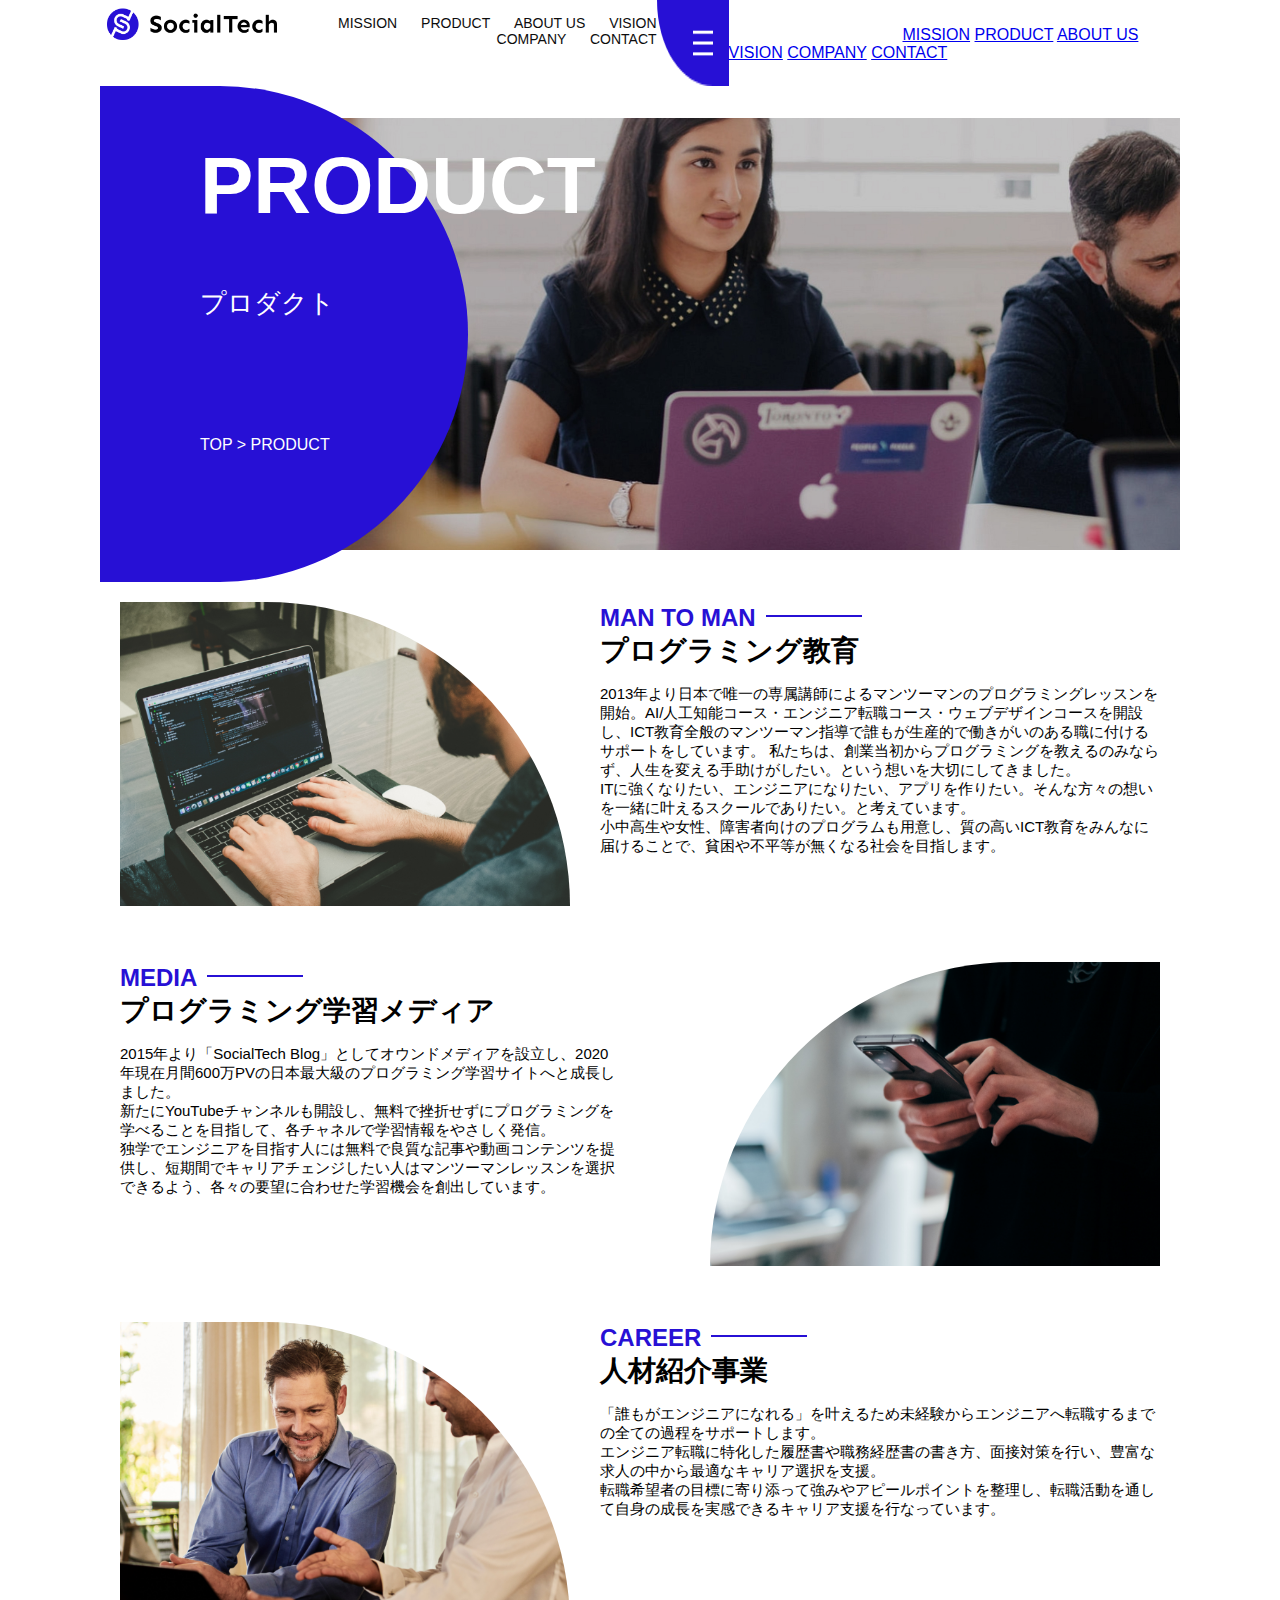
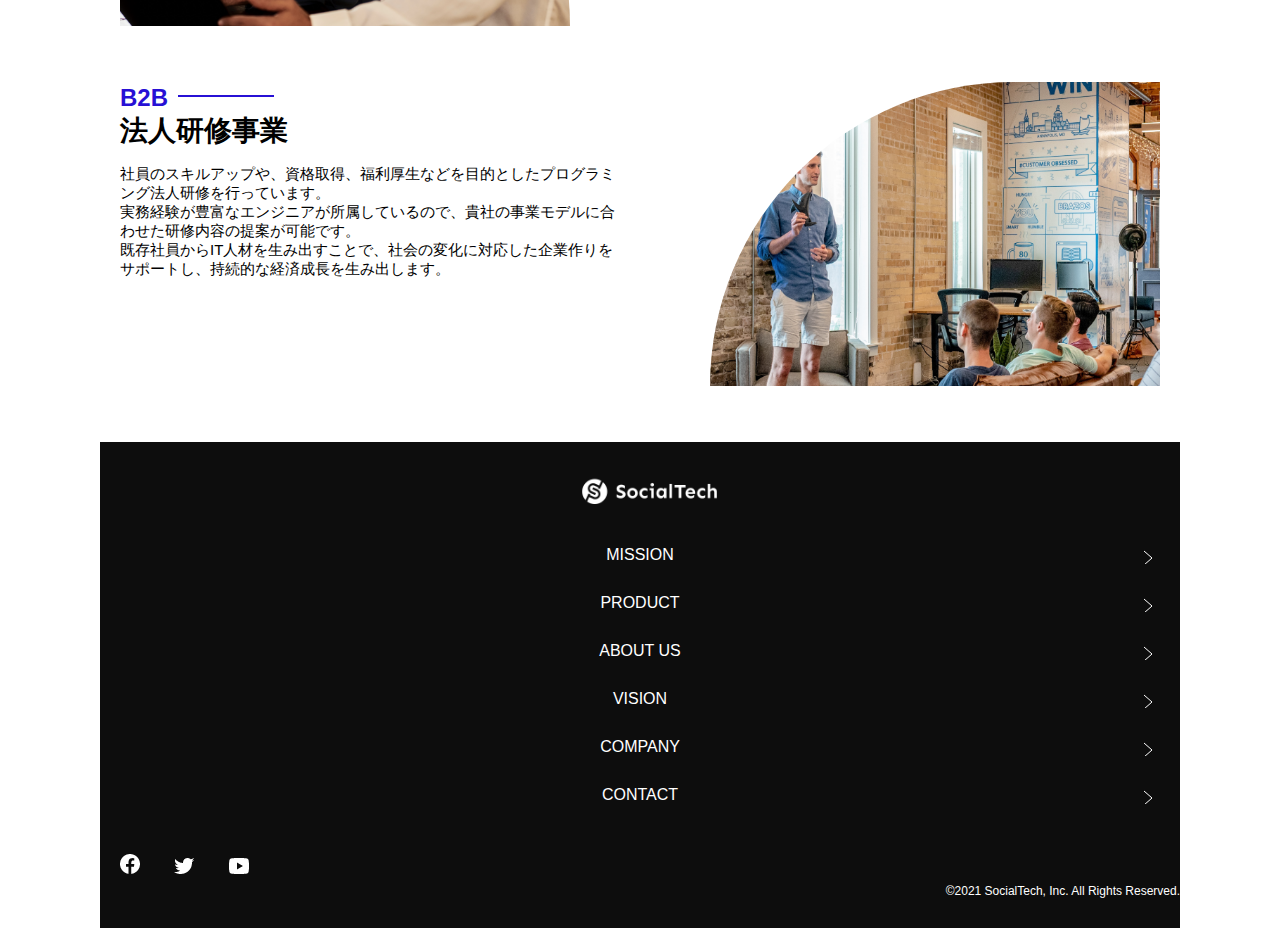
<file: product.html>
<!DOCTYPE html>
  <html>
  <head>
    <title>SocialTech -PRODUCT プロダクト-</title>
    <meta charset="utf-8">
    <meta name="description" content="SocialTechの4つのプロダクトを紹介します">
    <meta name="viewport" content="width=device-width, initial-scale=1.0">
    <link rel="stylesheet" href="style.css">
  </head>

  <body>
    <!-- ヘッダー -->
    <header>
      <!-- ロゴ -->
      <a href="index.html" id="logo"><img src="images/logo.png" alt="トップページに戻る"></a>

      <!-- PC用ナビゲーション -->
      <nav id="nav-pc">
        <a href="mission.html">MISSION</a>
        <a href="product.html">PRODUCT</a>
        <a href="index.html#aboutus">ABOUT US</a>
        <a href="index.html#vision">VISION</a>
        <a href="index.html#company">COMPANY</a>
        <a href="index.html#contact">CONTACT</a>
      </nav>

      <!-- スマホ用メニューボタン -->
      <img id="menu-sp" src="images/button-menu.png" alt="ナビゲーションを開く" onclick="document.getElementById('nav-sp').style.display = 'block'">

      <!-- スマホ用ナビゲーション -->
      <nav id="nav-sp">
        <img id="close" src="images/button-close.png" alt="ナビゲーションを閉じる" onclick="document.getElementById('nav-sp').style.display = 'none'">
        <a id="logo-sp" href="index.html" onclick="document.getElementById('nav-sp').style.display = 'none'"><img
            src="images/logo-sp.png" alt="トップページに戻る"></a>
        <a class="menu" href="mission.html" onclick="document.getElementById('nav-sp').style.display = 'none'">MISSION</a>
        <a class="menu" href="product.html" onclick="document.getElementById('nav-sp').style.display = 'none'">PRODUCT</a>
        <a class="menu" href="index.html#aboutus" onclick="document.getElementById('nav-sp').style.display = 'none'">ABOUT
          US</a>
        <a class="menu" href="index.html#vision"
          onclick="document.getElementById('nav-sp').style.display = 'none'">VISION</a>
        <a class="menu" href="index.html#company"
          onclick="document.getElementById('nav-sp').style.display = 'none'">COMPANY</a>
        <a class="menu" href="index.html#contact"
          onclick="document.getElementById('nav-sp').style.display = 'none'">CONTACT</a>
        <div id="sns">
          <a href="https://www.facebook.com/sejuku2013"><img src="images/button-facebook.png" alt="Facebookのリンク"></a>
          <a href="https://twitter.com/samuraijuku"><img src="images/button-twitter.png" alt="Twitterのリンク"></a>
          <a href="https://www.youtube.com/channel/UCCFOQO5aDK0xXam4cUQXT8g"><img src="images/button-youtube.png" alt="YouTubeのリンク"></a>
        </div>
      </nav>
    </header>
    <main>
      <article>
        <section id="product-main">
          <div id="product-title">
            <h1>PRODUCT</h1>
            <span>プロダクト</span>
            <div>TOP > PRODUCT</div>
          </div>
        </section>
        <section>
          <section class="product-section1">
            <img src="images/product/product-mantoman.png" alt="PCでコードを書く男性">
            <div>
              <h2 class="product-h2">MAN TO MAN</h2>
              <h3 class="product-h3">プログラミング教育</h3>
              <p>
                2013年より日本で唯一の専属講師によるマンツーマンのプログラミングレッスンを開始。AI/人工知能コース・エンジニア転職コース・ウェブデザインコースを開設し、ICT教育全般のマンツーマン指導で誰もが生産的で働きがいのある職に付けるサポートをしています。
                私たちは、創業当初からプログラミングを教えるのみならず、人生を変える手助けがしたい。という想いを大切にしてきました。<br>ITに強くなりたい、エンジニアになりたい、アプリを作りたい。そんな方々の想いを一緒に叶えるスクールでありたい。と考えています。<br>小中高生や女性、障害者向けのプログラムも用意し、質の高いICT教育をみんなに届けることで、貧困や不平等が無くなる社会を目指します。
              </p>
            </div>
          </section>
          <section class="product-section2">
            <div>
              <h2 class="product-h2">MEDIA</h2>
              <h3 class="product-h3">プログラミング学習メディア</h3>
              <p>2015年より「SocialTech
                Blog」としてオウンドメディアを設立し、2020年現在月間600万PVの日本最大級のプログラミング学習サイトへと成長しました。<br>新たにYouTubeチャンネルも開設し、無料で挫折せずにプログラミングを学べることを目指して、各チャネルで学習情報をやさしく発信。<br>独学でエンジニアを目指す人には無料で良質な記事や動画コンテンツを提供し、短期間でキャリアチェンジしたい人はマンツーマンレッスンを選択できるよう、各々の要望に合わせた学習機会を創出しています。
              </p>
            </div>
            <img src="images/product/product-media.png" alt="スマートフォンを操作する人">
          </section>
          <section class="product-section1">
            <img src="images/product/product-career.png" alt="笑顔で話し合う2人の男性">
            <div>
              <h2 class="product-h2">CAREER</h2>
              <h3 class="product-h3">人材紹介事業</h3>
              <p>
                「誰もがエンジニアになれる」を叶えるため未経験からエンジニアへ転職するまでの全ての過程をサポートします。<br>エンジニア転職に特化した履歴書や職務経歴書の書き方、面接対策を行い、豊富な求人の中から最適なキャリア選択を支援。<br>転職希望者の目標に寄り添って強みやアピールポイントを整理し、転職活動を通して自身の成長を実感できるキャリア支援を行なっています。<br>
              </p>
            </div>
          </section>
          <section class="product-section2">
            <div>
              <h2 class="product-h2">B2B</h2>
              <h3 class="product-h3">法人研修事業</h3>
              <p>
                社員のスキルアップや、資格取得、福利厚生などを目的としたプログラミング法人研修を行っています。<br>実務経験が豊富なエンジニアが所属しているので、貴社の事業モデルに合わせた研修内容の提案が可能です。<br>既存社員からIT人材を生み出すことで、社会の変化に対応した企業作りをサポートし、持続的な経済成長を生み出します。
              </p>
            </div>
            <img src="images/product/product-b2b.png" alt="講演中の男性とそれを聴く人々">
          </section>
       </article>
      <footer>
        <div id="footer-logo">
          <img src="images/logo-sp.png" alt="SocialTech">
        </div>
        <div id="footer-link">
          <a href="mission.html">MISSION</a>
          <a href="product.html">PRODUCT</a>
          <a href="index.html#aboutus">ABOUT US</a>
          <a href="index.html#vision">VISION</a>
          <a href="index.html#company">COMPANY</a>
          <a href="index.html#contact">CONTACT</a>
        </div>
        <div id="sns-footer">
          <a href="https://www.facebook.com/sejuku2013"><img src="images/button-facebook.png" alt="Facebookのリンク"></a>
          <a href="https://twitter.com/samuraijuku"><img src="images/button-twitter.png" alt="Twitterのリンク"></a>
          <a href="https://www.youtube.com/channel/UCCFOQO5aDK0xXam4cUQXT8g"><img src="images/button-youtube.png" alt="YouTubeのリンク"></a>
          <span id="copyright">&copy;2021 SocialTech, Inc. All Rights Reserved. </span>
        </div>
      </footer>
    </main>
  </body>

  </html>
</file>
<file: style.css>
/* PC、スマホ共通スタイル */
body {
  font-family: "Source Sans Pro", "Hiragino Kaku Gothic ProN", Meiryo, Arial, sans-serif;
}

p {
  font-size: 15px;
}

/*================
PC用のスタイル
=================*/
/* 横幅設定 */
body {
  max-width: 1080px;
  min-width: 960px;
  margin: 0 auto 0 auto;
}

/* ヘッダー */
header {
  display: flex;
  justify-content: space-between;
}

/* ナビゲーションのレイアウト */
#nav-pc {
  text-align: right;
  font-size: 14px;
  padding-top: 15px;
}

/* ナビゲーションのリンクの装飾設定 */
#nav-pc > a {
  text-decoration: none;
  margin-left: 20px;
}
#nav-pc > a:link {
  color: #0d0d0d;
}
#nav-pc > a:visited {
  color: #0d0d0d;
}
#nav-pc > a:hover {
  color: #0d0d0d;
  text-decoration: underline;
}
#nav-pc > a:active {
  color: #0d0d0d;
}

/* メインビジュアル*/
#main-visual {
  position: relative;
  height: 400px;
}

#main-message {
  position: absolute;
  top: 0;
  left: 0;
  background-color: #2710d5;
  color: #ffffff;
  border-radius: 0 0 476px 0;
  max-width: 620px;
  height: 100%;
  width: 100%;
  z-index: 11;
}

#main-message > h1 {
  font-size: 60px;
  font-weight: bold;
  margin: 100px 0 0 50px;
}

#main-message > p {
  font-size: 28px;
  margin: 0 0 0 50px;
}

#main-visual > img {
  max-width: 620px;
  border-radius: 476px 0 0 0;
  position: absolute;
  top: 0;
  right: 0;
  z-index: 10;
}

/* 見出し */
h2 {
  margin: 40px 0 0 0;
}

h2::after {
  content: url("images/line.png");
  margin-left: 10px;
}

h3 {
  font-size: 27px;
}

  /* ミッション */
  #mission {
    margin: 80px auto 80px auto;
    width: 100%;
  }

  #mission-flex {
    width: 100%;
    display: flex;
  }

  #mission-flex > div {
    width: 50%;
    margin: 20px;
  }

  #mission-photo {
    width: 100%;
  }

  #s2dgs {
    margin-top: 50px;
  }

  /*product*/

#product {
  background-color: #fafafa;
  width: 100%;
  margin: 80px auto 80px auto;
  padding: 10px 40px 0px 40px;
}
#product > div {
  margin-top: 40px;
  display: flex;
}

  /* 左のカラム */
  #product-left {
    width: 50%;
    margin-right: 20px;
  }

/* 右のカラム */
  #product-right {
      width: 50%;
      margin-left: 20px;
      margin-top: 80px;
  }

  /* 画像＋説明の枠 */
  #product-left > div {
    position: relative;
    height: 480px;
    margin-right: 20px;
  }
  #product-right > div {
    position: relative;
    height: 480px;
    margin-left: 20px;
  }

  /* 画像 */
  .product-photo {
    width: 100%;
  }


  /* 説明文の枠 */
  .product-explain {
    background-color: #ffffff;
    position: absolute;
    left: 0;
    top: 280px;
    margin: 0 40px 0 40px;
    padding: 20px;
    box-shadow: 5px 5px 10px rgba(0, 0, 0, 0.05);
  }

  /* 説明文の英語 */
  .product-explain > span {
    color: #2710d5;
    font-weight: bold;
    font-size: 16px;
    margin: 0;
  }

  /* 説明文の見出し */
  .product-explain > h3 {
    margin: 5px 0 5px 0;
  }

  /* 説明文 */
  .product-explain > p {
    margin: 0;
  }

  /* 「もっとみる」ボタン */
  #product-more {
    margin: 0 auto -42px auto;
  }

  /* ABOUT US */
  #aboutus {
    margin: 80px auto 80px auto;
  }

  /* 3つの組織文化と画像を入れる枠 */
  #aboutus > div {
    display: flex;
  }
  /* 画像 */
  .culture-img {
    width: 100%;
    align-self: flex-start;
  }

  .culture-img2 {
    margin-top: 50px;
    width: 100%;
  }

   /* 番号 */
   .culture-num {
    font-size: 80px;
    color: #2710d5;
    margin: 0 20px 0 0;
  }

  /* 組織文化英語 */
  .culture-en {
    color: #2710d5;
    font-weight: bold;
    font-size: 24px;
    display: block;
  }

  /* 組織文化日本語 */
  .culture-jp {
    font-size: 28px;
    font-weight: bold;
  }

  /* 説明文 */
  .culture-description {
    margin: 0;
  }

  /* ビジョン */
#vision {
  margin: 80px auto 80px auto;
}

/* セクション内の外枠 */
#vision > div {
  width: 100%;
  display: flex;
  justify-content: space-between;
  flex-wrap: wrap;
}

/* 7つの行動指針の枠 */
.vision-box {
  width: 300px;
  height: 300px;
  margin-bottom: 30px;
  position: relative;
}

  .vision-box > img {
    width: 100%;
    height: auto;
    position: absolute;
    top: 0;
    left: 0;
    z-index: 30;
  }

  .vision-box > span {
    position: absolute;
    top: 0;
    left: 0;
    z-index: 31;
    margin-right: 20px;
  }

  .vision-box > span > h4 {
    color: blue;
    font-size: 20px;
    margin: 80px 0 0 0;
  }

  .vision-box > span > h4::first-letter {
    font-size: 40px;
  }

  .vision-box > span > h5 {
    font-size: 20px;
    margin: 0 0 0 0;
  }

  .vision-box > span > p {
    margin: 10px 0 0 0;
  }

  /*会社概要*/

#company {
  margin: 80px auto 80px auto;
}

  #company-table {
    width: 100%;
  }

  .tableheader {
    text-align: left;
    padding: 20px;
    border-bottom-color: #2710d5;
    border-bottom-width: 1px;
    border-bottom-style: solid;
    width: 100px;
  }

  .tableheader-first {
    text-align: left;
    padding: 20px;
    border-bottom-color: #2710d5;
    border-bottom-width: 1px;
    border-bottom-style: solid;
    border-top-color: #2710d5;
    border-top-width: 1px;
    border-top-style: solid;
    width: 100px;
  }

  .cell {
    padding: 30px;
    border-bottom-color: #ececec;
    border-bottom-width: 1px;
    border-bottom-style: solid;
  }

  .cell-first {
    padding: 30px;
    border-bottom-color: #ececec;
    border-bottom-width: 1px;
    border-bottom-style: solid;
    border-top-color: #ececec;
    border-top-width: 1px;
    border-top-style: solid;
  }
  #company > iframe {
    width: 100%;
    height: 368px;
  }

    /* お問い合わせ */
    #contact {
      margin: 80px auto 80px auto;
    }

    /* 外枠 */
    #contact > form > div {
      display: flex;
      flex-direction: row;
      flex-wrap: wrap;
      padding-bottom: 30px;
    }


  /* 左列の見出し */
  .contact-heading {
    width: 240px;
    align-self: center;
  }
  /* 見出しのラベル */
  .contact-label {
    font-weight: bold;
  }
  /* 必須 */
  .contact-span {
    color: #ce2222;
    margin: 0 0 0 20px;
    font-weight: bold;
  }

  /* テキストボックス */
  .contact-textbox {
    border-top: 0;
    border-left: 0;
    border-right: 0;
    border-bottom-width: 1px;
    border-bottom-color: #707070;
    border-bottom-style: solid;
    background-color: #fafafa;
    width: 400px;
    height: 56px;
  }
  /* お問い合わせ内容のテキストエリア */
  .contact-textarea {
    border-top: 0;
    border-left: 0;
    border-right: 0;
    border-bottom-width: 1px;
    border-bottom-color: #707070;
    border-bottom-style: solid;
    background-color: #fafafa;
    width: 400px;
    height: 200px;
  }

  /* 個人情報の取り扱い */
  details {
    width: 700px;
  }
  details > div {
    background-color: #fafafa;
    padding: 20px;
  }
  details > div > span {
    font-weight: bold;
  }


  /* フッター */
footer {
  background-color: #0d0d0d;
  text-align: center;
  padding: 80px 80px 30px 80px;
}

#footer-logo {
  margin-bottom: 30px;
}

  #footer-link {
    margin-bottom: 50px;
  }
  #footer-link > a {
    text-decoration: none;
    margin: 10px;
  }
  #footer-link > a:link {
    color: #ffffff;
  }
  #footer-link > a:visited {
    color: #ffffff;
  }
  #footer-link > a:hover {
    color: #ffffff;
    text-decoration: underline;
  }
  #footer-link > a:active {
    color: #ffffff;
  }

  #sns-footer {
    text-align: left;
    width: 100%;
  }

  #sns-footer > a {
    margin-right: 30px;
  }

  #copyright {
    color: #ffffff;
    float: right;
  }

/*====================
スマートフォン用のスタイル
=====================*/
@media screen and (max-width: 767px) {
  body {
    min-width: 375px;
    margin: 0;
  }

  /* PC用ナビゲーション非表示 */
  #nav-pc {
    display: none;
  }

  /* ハンバーガーメニュー */
  #menu-sp {
    float: right;
    padding: 0;
  }

  /* スマホ用ナビゲーションの表示切替 */
  /* 初期状態、レイアウトと非表示設定 */
  #nav-sp {
    background-color: #2710d5;
    position: absolute;
    left: 0;
    top: 0;
    height: 100%;
    width: 100%;
    display: none;
    z-index: 100;
  }

  /* ×ボタン */
  #close {
    position: absolute;
    top: 20px;
    right: 20px;
  }

  /* ナビゲーションメニュー用ロゴ */
  #logo-sp {
    margin: 80px 0 30px 20px;
  }

  /* ナビゲーションのリンクの装飾設定 */
  #nav-sp > a {
    display: block;
  }

  #nav-sp > a:link {
    color: #ffffff;
  }
  #nav-sp > a:visited {
    color: #ffffff;
  }
  #nav-sp > a:hover {
    color: #ffffff;
    text-decoration: underline;
  }
  #nav-sp > a:active {
    color: #ffffff;
  }
  #nav-sp > .menu {
    text-decoration: none;
    display: block;
    margin: 0 20px 0 20px;
    height: 44px;
    font-size: 16px;
    background-image: url("images/arrow.png");
    background-repeat: no-repeat;
    background-position: right top;
  }
   #sns {
     position: absolute;
     bottom: 20px;
     left: 20px;
   }
   #sns > a {
     margin-right: 30px;
   }
}

 /* メインビジュアル */
 #main-visual {
  position: relative;
  height: 470px;
  width: 100%;
  overflow: hidden;
}
#main-visual > div {
  position: absolute;
  top: 0;
  left: 0;
  background-color: #2710d5;
  color: white;
  border-radius: 0 0 476px 0;
  text-align: center;
  height: 280px;
  width: 100%;
  z-index: 11;
}
#main-visual > div > h1 {
  font-size: 28px;
  margin: 90px 0 0 0;
}

#main-visual > div > p {
  margin: 0;
}

#main-visual > img {
  width: 100%;
  border-radius: 476px 0 0 0;
  z-index: 10;
  position: absolute;
  bottom: 0;
  right: 0;
}

/* 見出し */
h2::after {
  content: url("images/line.png");
  margin-left: 10px;
}

h3 {
  font-size: 24px;
  margin: 10px 0 0 0;
}



  /* ミッション */
  #mission {
    margin: 20px;
  }

  #mission-photo {
    width: 100%;
  }

  #s2dgs {
    width: 100%;
  }

   /* プロダクト */
   #product {
     background-color: #fafafa;
     padding-top: 10px;
   }

   #product h2 {
     margin-left: 20px;
   }
   /* 外枠 */
   /* 左右のカラム　スマホでは縦並び */
   #product-left,
   #product-right {
     margin-right: 20px;
     margin-left: 20px;
   }

/* 画像＋説明の枠 */
#product-left > div,
#product-right > div {
  position: relative;
  height: 540px;
}

/* 説明文の枠 */
.product-explain {
  background-color: #ffffff;
  position: absolute;
  left: 0;
  bottom: 50px;
  padding: 20px;
  box-shadow: 5px 5px 10px rgba(0, 0, 0, 0.05);
}

.product-explain > span {
  color: #2710d5;
  font-weight: bold;
  font-size: 16px;
  margin: 0px;
}

.product-explain > h3 {
  margin: 10px 0 10px 0;
}

/* 画像 */
   .product-photo {
     width: 100%;
   }

   #product-more > img {
     margin: 0 0 -42px 20px;
   }


  /* ABOUT US */
  #aboutus {
    margin: 80px 20px 80px 20px;
  }

  #aboutus > div {
    display: flex;
    flex-direction: column;
  }

  .culture-table {
    width: 100%;
    padding-right: 20px;
    order: 2;
  }
  .culture-img {
    width: 100%;
    order: 1;
  }

  .culture-img2 {
    width: 100%;
  }
  .culture-num {
    font-size: 80px;
    color: #2710d5;
  }

  .culture-en {
    color: #2710d5;
    font-weight: bold;
    font-size: 24px;
    display: block;
  }

  .culture-jp {
    display: block;
  }

  .culture-description {
    margin: 0;
  }


  /* ビジョン */
  #vision {
    margin: 80px 20px 80px 20px;
  }

  .vision-box {
    width: 300px;
    height: 300px;
    margin-bottom: 30px;
    position: relative;
  }

  .vision-box > img {
    width: 100%;
    height: auto;
    position: absolute;
    top: 0;
    left: 0;
    z-index: 30;
  }

  .vision-box > span {
    position: absolute;
    top: 0;
    left: 0;
    z-index: 31;
    margin-right: 20px;
  }

  .vision-box > span > h4 {
    color: #2710d5;
    font-size: 19px;
    margin: 60px 0 0 0;
  }

  .vision-box > span > h5 {
    font-size: 20px;
    margin: 0 0 0 0;
  }
  .vision-box > span > p {
    margin: 10px 0 0 0;
  }

  /* 会社概要 */
  #company {
    margin: 0 20px 0 20px;
  }

  #company > h3 {
    margin-bottom: 20px;
  }

  #company > table {
    width: 100%;
  }

  .tableheader-first {
    text-align: left;
    padding: 20px;
    border-bottom-color: #2710d5;
    border-bottom-width: 1px;
    border-bottom-style: solid;
    border-top-color: #2710d5;
    border-top-width: 1px;
    border-top-style: solid;
    width: 50px;
  }
  .tableheader {
    text-align: left;
    padding: 20px;
    border-bottom-color: #2710d5;
    border-bottom-width: 1px;
    border-bottom-style: solid;
    width: 50px;
  }

  .cell {
    padding: 20px;
    border-bottom-color: #ececec;
    border-bottom-width: 1px;
    border-bottom-style: solid;
  }
  .cell-first {
    padding: 20px;
    border-bottom-color: #ececec;
    border-bottom-width: 1px;
    border-bottom-style: solid;
    border-top-color: #ececec;
    border-top-width: 1px;
    border-top-style: solid;
  }

  #company > iframe {
    width: 100%;
    height: 240px;
    margin: 40px 0 0 0;
  }


 /* お問い合わせ */
 #contact {
  margin: 80px 20px 80px 20px;
}

#contact > h3 {
  margin-bottom: 20px;
}

#contact > form > div {
  margin-bottom: 20px;
}

.contact-heading {
  margin-bottom: 20px;
}

 /* ラベル */
 .contact-label {
   font-weight: bold;
 }

 /* 必須 */
 .contact-span {
   color: #ce2222;
   margin: 0 0 0 20px;
   font-weight: bold;
 }

 .contact-textbox {
   height: 56px;
   border-top: 0;
   border-left: 0;
   border-right: 0;
   background-color: #fafafa;
   border-bottom-color: #707070;
   border-bottom-width: 1px;
   border-style: solid;
   min-width: 300px;
   width: 100%;
 }

 .contact-textarea {
   height: 150px;
   border-top: 0;
   border-left: 0;
   border-right: 0;
   background-color: #fafafa;
   width: 100%;
 }

 .radiobutton {
   margin-bottom: 20px;
 }

 .radiobutton + label::after {
   content: "\A";
   white-space: pre;
 }

  /* フッター */
  footer {
    background-color: #0d0d0d;
    padding: 30px 20px 50px 20px;
  }

  #footer-logo {
    margin-bottom: 30px;
  }

  #footer-link {
    margin-bottom: 50px;
  }
  #footer-link > a {
    text-decoration: none;
    margin: 0 20px 30px 0;
    display: block;
    background-image: url("images/arrow.png");
    background-repeat: no-repeat;
    background-position: right top;
  }
  #footer-link > a:link {
    color: #ffffff;
  }
  #footer-link > a:visited {
    color: #ffffff;
  }
  #footer-link > a:hover {
    color: #ffffff;
    text-decoration: underline;
  }
  #footer-link > a:active {
    color: #ffffff;
  }

  #sns-footer {
    display: block;
    width: 100%;
}

#sns-footer > a {
    margin-right: 30px;
}

#copyright {
    font-size: 12px;
    display: block;
    margin-top: 30px;
    color: #ffffff;
}

 /* mission.html用スタイル */
   /* ミッションのメインビジュアル */
   #mission-main {
    height: 496px;
    width: 100%;
    background-image: url("images/mission/mission-main.png");
    background-repeat: no-repeat;
    background-position-y: center;
  }

  #mission-title {
    background-color: #2710d5;
    width: 368px;
    color: #ffffff;
    height: 496px;
    border-radius: 0 248px 248px 0;
    position: relative;
  }

  #mission-title > h1 {
    position: absolute;
    top: 0;
    left: 100px;
    font-size: 80px;
  }

  #mission-title > span {
    position: absolute;
    top: 200px;
    left: 100px;
    font-size: 26px;
  }

  #mission-title > div {
    position: absolute;
    top: 350px;
    left: 100px;
    font-size: 16px;
  }
  #mission-5goals {
    margin: 20px;
    display: flex;
  }

  #mission-5goals > div {
    flex-grow: 1;
    padding: 20px;
  }

  #mission-5goals > div > div {
    margin-bottom: 40px;
  }

  .fivegoals-image-right {
    float: right;
    margin: 20px;
  }

  .fivegoals-image-left {
    float: left;
    margin: 20px;
  }

  .fivegoals-number {
    color: #2710d5;
    font-size: 48px;
    margin: 0;
  }

  .fivegoals-h3 {
    font-size: 28px;
    font-weight: bold;
    margin: 0;
  }

  .fivegoals-p {
    margin: 0;
  }

/*====================
スマートフォン用のスタイル
=====================*/
@media screen and (max-width: 767px) {
 body {
   min-width: 375px;
   margin: 0;
 }
}

 /* フッター */
 footer {
  background-color: #0d0d0d;
  padding: 30px 0 50px 20px;
}

#footer-logo {
  margin-bottom: 30px;
}
#footer-link {
  margin-bottom: 50px;
}
#footer-link > a {
  text-decoration: none;
  margin: 0 20px 30px 0;
  display: block;
  background-image: url("images/arrow.png");
  background-repeat: no-repeat;
  background-position: right top;
}
#footer-link > a:link {
  color: #ffffff;
}
#footer-link > a:visited {
  color: #ffffff;
}
#footer-link > a:hover {
  color: #ffffff;
  text-decoration: underline;
}
#footer-link > a:active {
  color: #ffffff;
}
#sns-footer {
  display: block;
  width: 100%;
}

#sns-footer > a {
  margin-right: 30px;
}

#copyright {
  font-size: 12px;
  display: block;
  margin-top: 30px;
  color: #ffffff;
}

 /* mission.html用スタイル */
 /* ミッションのメインビジュアル */
 #mission-main {
   height: 256px;
   width: 100%;
   background-image: url("images/mission/mission-main.png");
   background-repeat: no-repeat;
   background-position-y: center;
   background-size: auto 208px;
 }

 #mission-title {
   background-color: #2710d5;
   width: 136px;
   color: #ffffff;
   height: 256px;
   border-radius: 0 248px 248px 0;
   position: relative;
 }
 #mission-title > h1 {
   position: absolute;
   top: 0;
   left: 20px;
   font-size: 40px;
 }

 #mission-title > span {
   position: absolute;
   top: 110px;
   left: 20px;
   font-size: 18px;
 }

 #mission-title > div {
   position: absolute;
   top: 180px;
   left: 20px;
   font-size: 13px;
 }

/* ミッションページ　S2DGSの設定 */
#mission-s2dgs {
  margin: 20px;
}

.mission-h2 {
  color: #2710d5;
  font-size: 38px;
  margin: 0px;
}

.mission-h2::after {
  content: none;
}

#mission-s2dgs > img {
  width: 100%;
}

#mission-5goals {
  margin: 20px;
}

#mission-5goals > div > div {
  margin-bottom: 40px;
}

#s2dgs-image {
  width: 100%;
}
.fivegoals-image-right {
  margin: 20px auto 20px auto;
  display: block;
}

.fivegoals-image-left {
  margin: 20px auto 20px auto;
  display: block;
}

.fivegoals-number {
  color: #2710d5;
  font-size: 48px;
  margin: 0;
}

.fivegoals-h3 {
  font-size: 28px;
  margin: 0;
}
.fivegoals-p {
  margin: 0;
}

 /* プロダクトページ */
 #product-main {
  height: 496px;
  width: 100%;
  background-image: url("images/product/product-main.png");
  background-repeat: no-repeat;
  background-position-y: center;
}

#product-title {
  background-color: #2710d5;
  width: 368px;
  color: #ffffff;
  height: 496px;
  border-radius: 0 248px 248px 0;
  position: relative;
}
#product-title > h1 {
  position: absolute;
  top: 0;
  left: 100px;
  font-size: 80px;
}

#product-title > span {
  position: absolute;
  top: 200px;
  left: 100px;
  font-size: 26px;
}

#product-title > div {
  position: absolute;
  top: 350px;
  left: 100px;
  font-size: 16px;
}
/* セクション1 */
.product-section1 {
  position: relative;
  margin: 20px;
  height: 340px;
}

.product-section1 > img {
  position: absolute;
  top: 0;
  left: 0;
  width: 450px;
  margin: 0 40px 30px 0;
  border-radius: 0 432px 0 0;
}

.product-section1 > div {
  position: absolute;
  top: 0;
  left: 480px;
}

/* セクション2 */
.product-section2 {
  position: relative;
  margin: 20px;
  height: 340px;
}

.product-section2 > img {
  position: absolute;
  top: 0;
  right: 0;
  width: 450px;
  margin: 0 0 30px 40px;
  border-radius: 432px 0 0 0;
}

.product-section2 > div {
  width: 500px;
  position: absolute;
  top: 0;
  left: 0;
}

.product-h2 {
  color: #2710d5;
  font-size: 24px;
  margin: 0;
}

.product-h3 {
  font-size: 28px;
  margin: 0;
}

/*====================
スマートフォン用のスタイル
=====================*/
@media screen and (max-width: 767px) {
body {
 min-width: 375px;
 margin: 0;
}
fivegoals-number {
  color: #2710d5;
  font-size: 48px;
  margin: 0;
}
.fivegoals-h3 {
  font-size: 28px;
  margin: 0;
}
.fivegoals-p {
  margin: 0;
}

 /* プロダクトページ */
 #product-main {
   height: 256px;
   width: 100%;
   background-image: url("images/product/product-main.png");
   background-repeat: no-repeat;
   background-position-y: center;
   background-size: auto 208px;
 }
 #product-title {
   background-color: #2710d5;
   width: 136px;
   color: #ffffff;
   height: 256px;
   border-radius: 0 248px 248px 0;
   position: relative;
 }
 #product-title > h1 {
   position: absolute;
   top: 0;
   left: 20px;
   font-size: 40px;
 }
 #product-title > span {
   position: absolute;
   top: 110px;
   left: 20px;
   font-size: 18px;
 }
 #product-title > div {
   position: absolute;
   top: 180px;
   left: 20px;
   font-size: 13px;
 }
 .product-section1 {
  margin: 20px;
}

.product-section1 > img {
  width: 100%;
  border-radius: 0 300px 0 0;
}

.product-section2 {
  margin: 20px;
  display: flex;
  flex-direction: column;
}

.product-section2 > img {
  order: 1;
  width: 100%;
  border-radius: 300px 0 0 0;
}

.product-section2 > div {
  order: 2;
}

.product-h2 {
  color: #2710d5;
  font-size: 24px;
  margin: 0;
}

.product-h3 {
  font-size: 28px;
  margin: 0;
}
}
</file>
